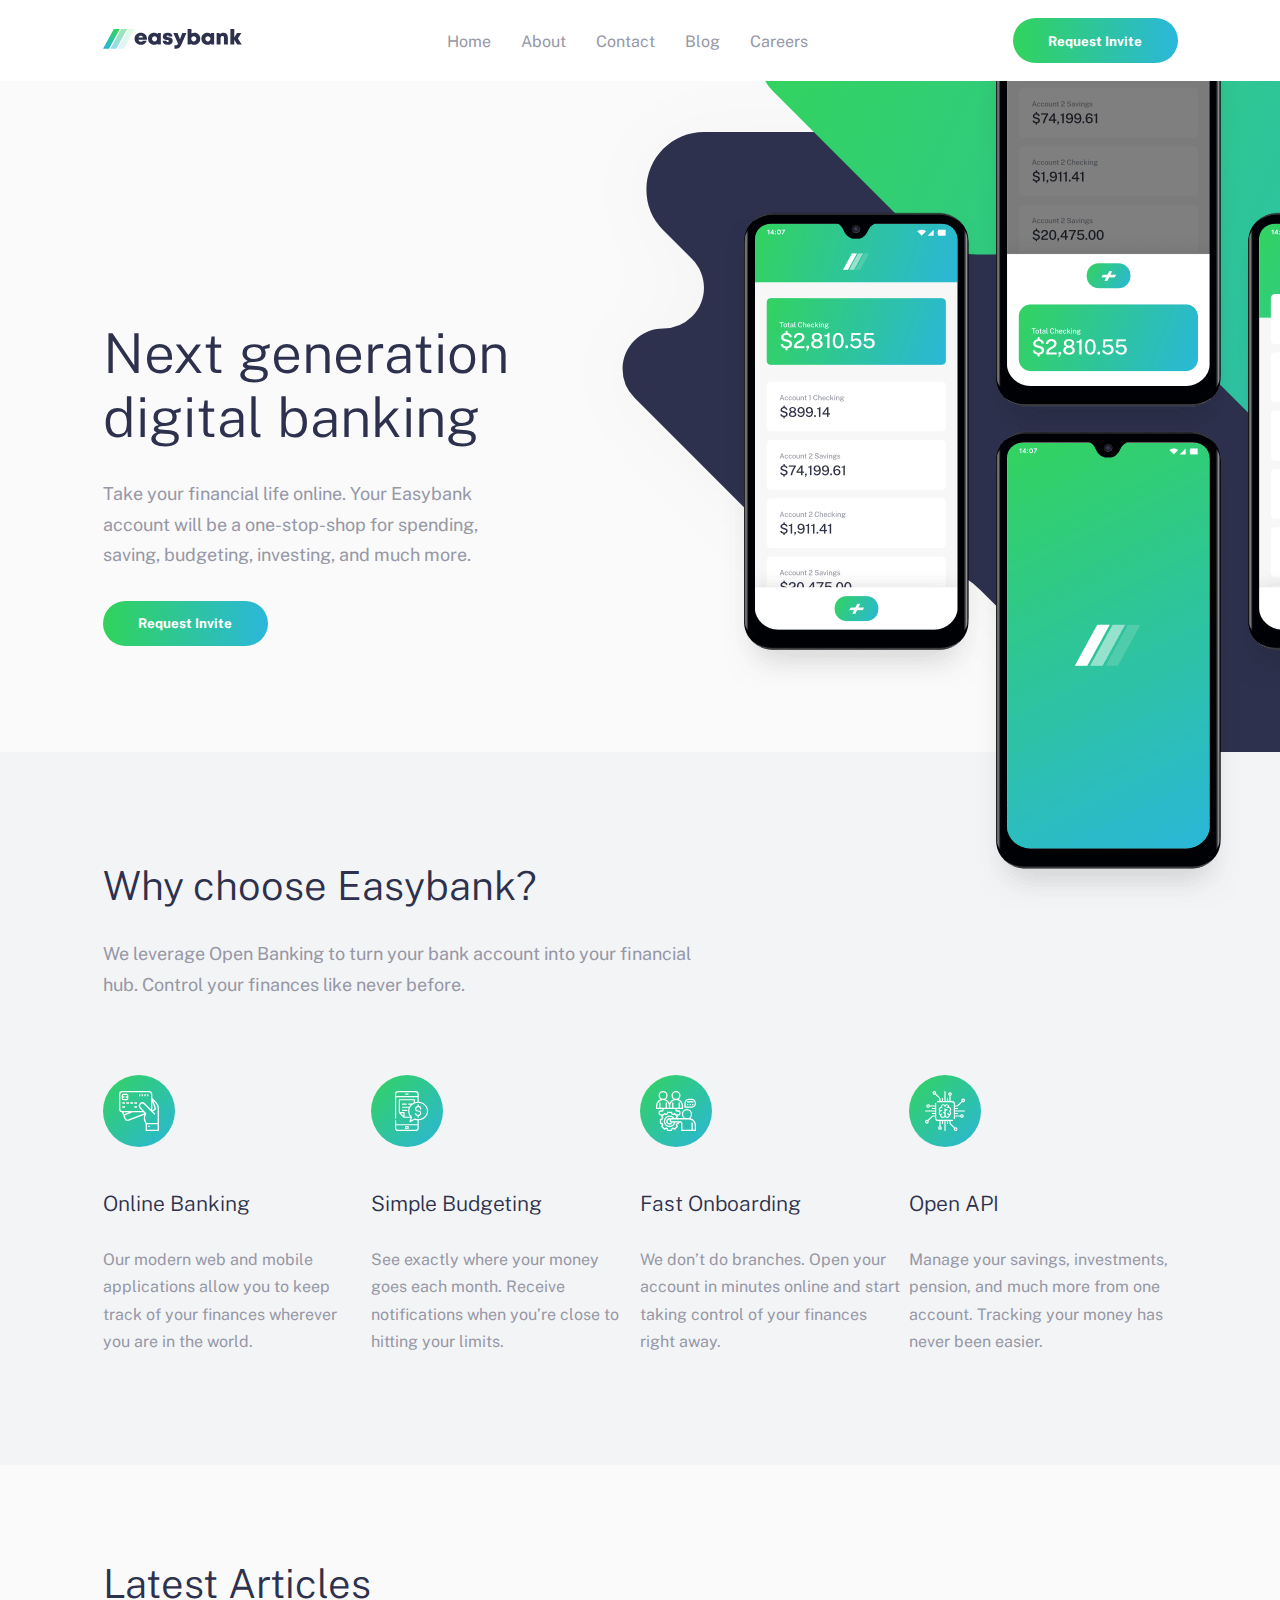
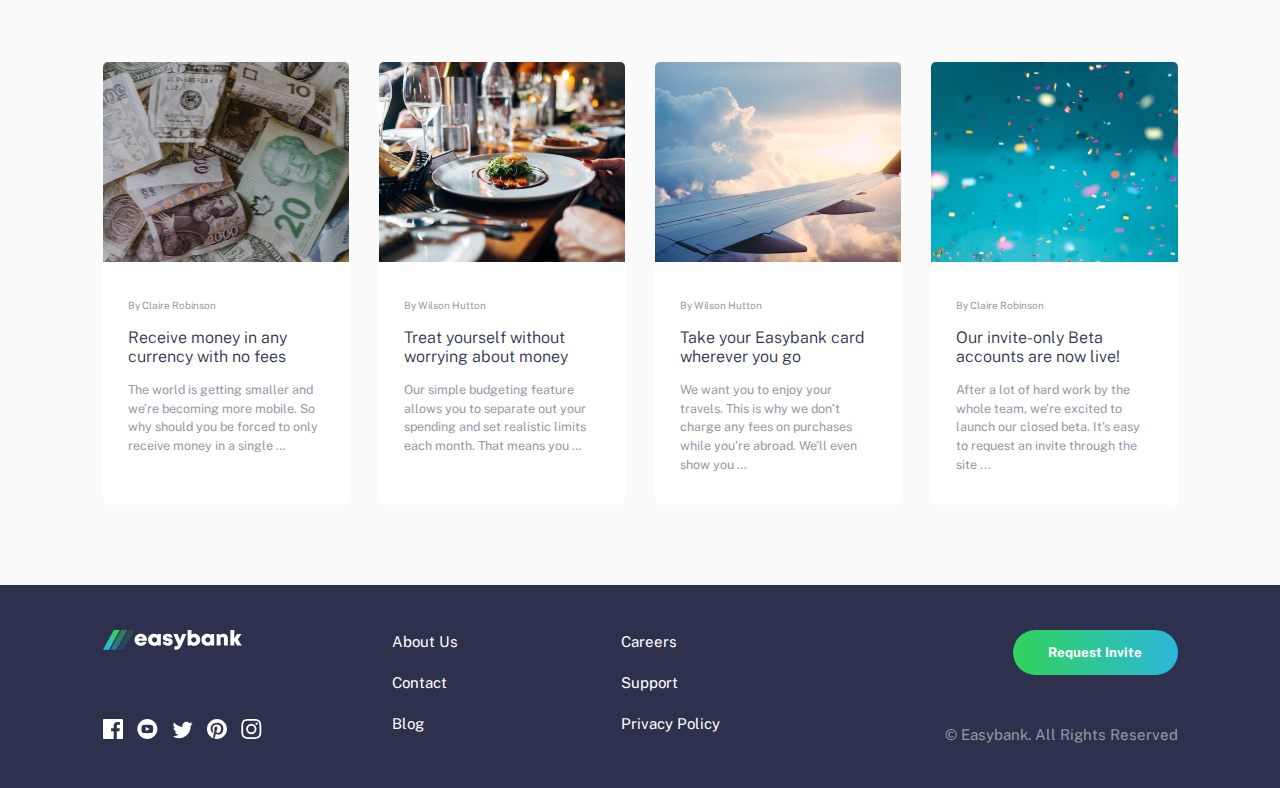
<file: Apps/Easybank-landing-page/index.html>
<!DOCTYPE html>
<html lang="en">

<head>
  <meta charset="UTF-8">
  <meta name="viewport" content="width=device-width, initial-scale=1.0">
  <link rel="stylesheet" href="https://cdnjs.cloudflare.com/ajax/libs/font-awesome/5.12.1/css/all.min.css"
    integrity="sha256-mmgLkCYLUQbXn0B1SRqzHar6dCnv9oZFPEC1g1cwlkk=" crossorigin="anonymous" />
  <link rel="icon" type="image/png" sizes="32x32" href="./images/favicon-32x32.png">
  <link rel="stylesheet" href="scss/style.css">
  <title>Easybank landing page</title>
</head>

<body>

  <!-- --------------------------------------Navigation----------------------------------- -->

  <nav class="nav">

    <div class="container">

      <div class="nav__content">
        <div class="nav__logo">
          <img src="images/logo.svg" alt="logo">
        </div>

        <ul class="nav__items">
          <li class="nav__item"><a href="#" class="nav__link">Home</a></li>
          <li class="nav__item"><a href="#" class="nav__link">About</a></li>
          <li class="nav__item"><a href="#" class="nav__link">Contact</a></li>
          <li class="nav__item"><a href="#" class="nav__link">Blog</a></li>
          <li class="nav__item"><a href="#" class="nav__link">Careers</a></li>
        </ul>

        <button class="nav__btn btn">Request Invite</button>

        <div class="nav__burger">
          <img class="burger" src="images/icon-hamburger.svg" alt="hamburger">
          <img class="close" src="images/icon-close.svg" alt="close">
        </div>
      </div>

    </div>

  </nav>

  <!-- --------------------------------------Header----------------------------------- -->

  <header class="header">

    <div class="container">

      <div class="header__content">

        <div class="header__content-text">
          <h1>Next generation digital banking</h1>
          <p>Take your financial life online. Your Easybank account will be a one-stop-shop
            for spending, saving, budgeting, investing, and much more.</p>
          <button class="header__btn btn">Request Invite</button>
        </div>

        <div class="header__content-img">
          <img src="images/image-mockups.png" alt="mockups">
        </div>
      </div>

    </div>

  </header>

  <!-- --------------------------------------Features----------------------------------- -->

  <div class="features">

    <div class="container">

      <h2 class="features__title">Why choose Easybank?</h2>
      <p class="features__par">We leverage Open Banking to turn your bank account into your financial hub. Control
        your finances like never before.</p>

      <div class="features__box">

        <div class="feature">
          <img src="images/icon-online.svg" alt="online">
          <h3>Online Banking</h3>
          <p>Our modern web and mobile applications allow you to keep track of your finances
            wherever you are in the world.</p>
        </div>

        <div class="feature">
          <img src="images/icon-budgeting.svg" alt="budgeting">
          <h3>Simple Budgeting</h3>
          <p>See exactly where your money goes each month. Receive notifications when you’re
            close to hitting your limits.</p>
        </div>

        <div class="feature">
          <img src="images/icon-onboarding.svg" alt="onboarding">
          <h3>Fast Onboarding</h3>
          <p>We don’t do branches. Open your account in minutes online and start taking control
            of your finances right away.</p>
        </div>

        <div class="feature">
          <img src="images/icon-api.svg" alt="api">
          <h3>Open API</h3>
          <p>Manage your savings, investments, pension, and much more from one account. Tracking
            your money has never been easier.</p>
        </div>

      </div>
    </div>

  </div>

  <!-- --------------------------------------Articles----------------------------------- -->

  <div class="articles">

    <div class="container">

      <h2>Latest Articles</h2>

      <div class="articles__box">

        <div class="article">
          <div class="article__img">
            <img src="images/image-currency.jpg" alt="currency">
          </div>

          <div class="article__text">
            <span>By Claire Robinson</span>
            <h4>Receive money in any currency with no fees</h4>
            <p>The world is getting smaller and we’re becoming more mobile. So why should you be
              forced to only receive money in a single …</p>
          </div>
        </div>

        <div class="article">
          <div class="article__img">
            <img src="images/image-restaurant.jpg" alt="restaurant">
          </div>

          <div class="article__text">
            <span>By Wilson Hutton</span>
            <h4>Treat yourself without worrying about money</h4>
            <p>Our simple budgeting feature allows you to separate out your spending and set
              realistic limits each month. That means you …</p>
          </div>
        </div>

        <div class="article">
          <div class="article__img">
            <img src="images/image-plane.jpg" alt="plane">
          </div>

          <div class="article__text">
            <span>By Wilson Hutton</span>
            <h4>Take your Easybank card wherever you go</h4>
            <p>We want you to enjoy your travels. This is why we don’t charge any fees on purchases
              while you’re abroad. We’ll even show you …</p>
          </div>
        </div>

        <div class="article">
          <div class="article__img">
            <img src="images/image-confetti.jpg" alt="confetti">
          </div>

          <div class="article__text">
            <span>By Claire Robinson</span>
            <h4>Our invite-only Beta accounts are now live!</h4>
            <p>After a lot of hard work by the whole team, we’re excited to launch our closed beta.
              It’s easy to request an invite through the site ...</p>
          </div>
        </div>

      </div>
    </div>

  </div>

  <!-- --------------------------------------Footer----------------------------------- -->

  <footer class="footer">

    <div class="container">

      <div class="footer-social">

        <div class="footer-social__logo">
          <img src="images/logo-ft.svg" alt="logo">
        </div>

        <div class="footer-social__links">
          <a href="https://www.facebook.com/"><img src="images/icon-facebook.svg" alt="facebook"></a>
          <a href="https://www.youtube.com/"><img src="images/icon-youtube.svg" alt="youtube"></a>
          <a href="https://twitter.com/"><img src="images/icon-twitter.svg" alt="twitter"></a>
          <a href="https://www.pinterest.com/"><img src="images/icon-pinterest.svg" alt="pinterest"></a>
          <a href="https://www.instagram.com/"><img src="images/icon-instagram.svg" alt="instagram"></a>
        </div>
      </div>

      <ul class="footer-nav">
        <li class="footer-nav__item"><a href="#" class="footer-nav__link">About Us</a></li>
        <li class="footer-nav__item"><a href="#" class="footer-nav__link">Contact</a></li>
        <li class="footer-nav__item"><a href="#" class="footer-nav__link">Blog</a></li>
        <li class="footer-nav__item"><a href="#" class="footer-nav__link">Careers</a></li>
        <li class="footer-nav__item"><a href="#" class="footer-nav__link">Support</a></li>
        <li class="footer-nav__item"><a href="#" class="footer-nav__link">Privacy Policy</a></li>
      </ul>

      <div class="footer-copyright">
        <button class="footer__btn btn">Request Invite</button>
        <span>© Easybank. All Rights Reserved</span>
      </div>
    </div>

  </footer>


  <script src="js/main.js"></script>
</body>

</html>
</file>
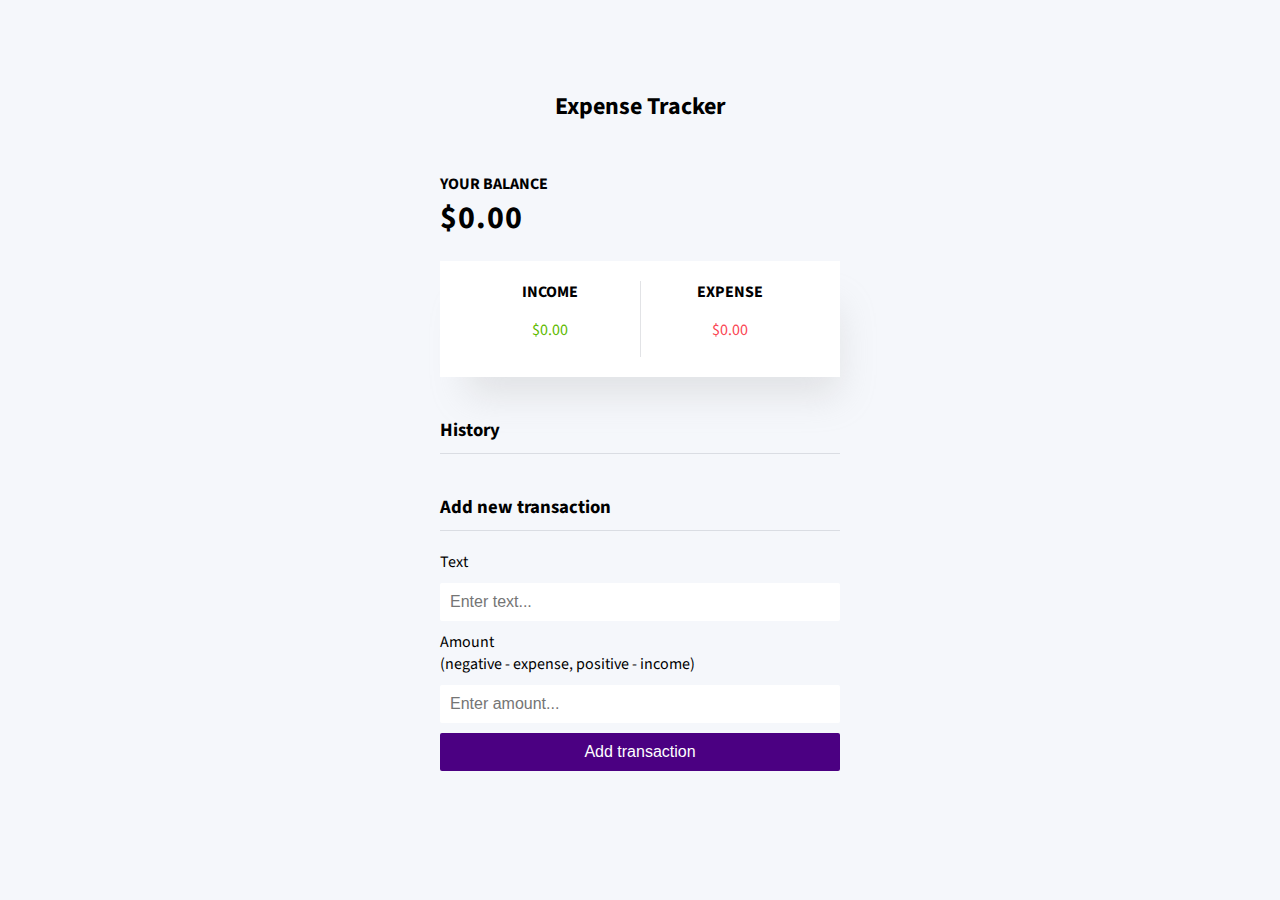
<file: Apps/expense tracker/index.html>
<!DOCTYPE html>
<html lang="en">
<head>
    <meta charset="UTF-8">
    <meta name="viewport" content="width=device-width, initial-scale=1.0">
    <link href="https://fonts.googleapis.com/css?family=Source+Sans+Pro&display=swap" rel="stylesheet">
    <link rel="stylesheet" href="styles.css">
    <title>Expense Tracker</title>
</head>
<body>
    <h2>Expense Tracker</h2>

    <div class="container">
        <h4>Your Balance</h4>
        <h1 id="balance"></h1>
        <div class="inc-exp-container">
            <div>
                <h4>Income</h4>
                <p id="money-plus" class="money plus">+$0.00</p>

            </div>
            <div>
                <h4>Expense</h4>
                <p id="money-minus" class="money minus">-$0.00</p>

            </div>
        </div>

        <h3>History</h3>
        <ul id="list" class="list">
            <li class="minus">Cash<span>-$400</span><button class="delete-btn">x</button></li>
        </ul>

        <h3>Add new transaction</h3>
        <form id="form">
            <div class="form-control">
                <label for="text">Text</label>
                <input type="text" id="text" placeholder="Enter text...">
            </div>

            <div class="form-control">
                <label for="amount">Amount <br> (negative - expense, positive - income)</label>
                <input type="number" id="amount" placeholder="Enter amount...">
            </div>
            <button class="btn">Add transaction</button>
        </form>
         
    </div>









    <script src="script2.js"></script>
</body>
</html>
</file>
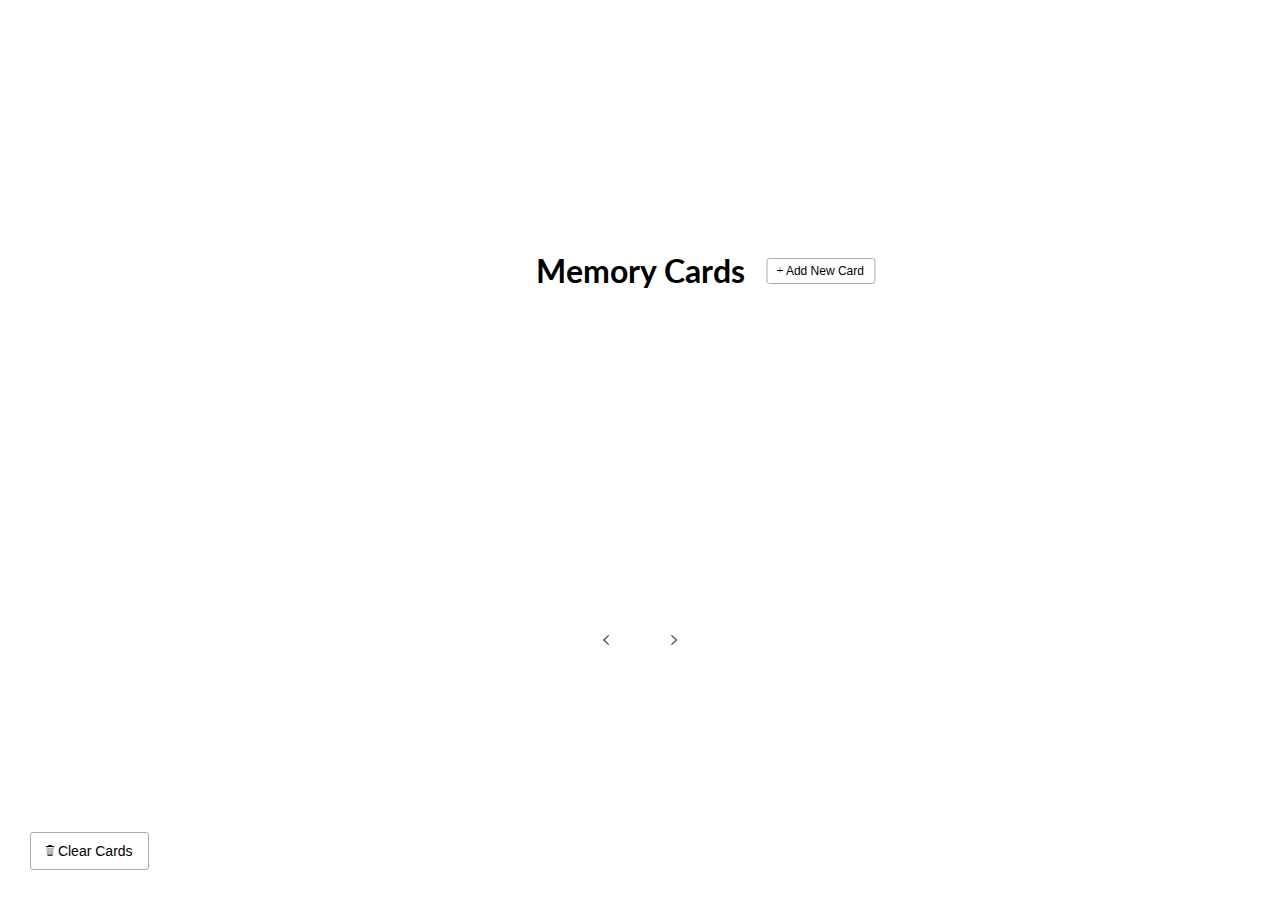
<file: Apps/memory-cards/index.html>
<!DOCTYPE html>
<html lang="en">
  <head>
    <meta charset="UTF-8" />
    <meta name="viewport" content="width=device-width, initial-scale=1.0" />
    <meta http-equiv="X-UA-Compatible" content="ie=edge" />
    
    <link rel="stylesheet" href="style.css" />
    <link rel="stylesheet" href="fonts/ionicons.min.css">
    <link rel="stylesheet" href="fonts/font-awesome/css/font-awesome.css">
    <title>Memory Cards</title>
  </head>
  <body>
    <button id="clear" class="clear btn">
      <i class="ion-ios-trash-outline"></i> Clear Cards
    </button>

    <h1>
      Memory Cards
      <button id="show" class="btn btn-small">
        <i class="ion-ios-plus-empty"></i> Add New Card
      </button>
    </h1>

    <div id="cards-container" class="cards">
      <!-- <div class="card active">
        <div class="inner-card">
          <div class="inner-card-front">
            <p>
              What is PHP?
            </p>
          </div>
          <div class="inner-card-back">
            <p>
              A programming language
            </p>
          </div>
        </div>
      </div>

      <div class="card">
        <div class="inner-card">
          <div class="inner-card-front">
            <p>
              What is PHP?
            </p>
          </div>
          <div class="inner-card-back">
            <p>
              A programming language
            </p>
          </div>
        </div>
      </div> -->
    </div>

    <div class="navigation">
      <button id="prev" class="nav-button">
        <i class="ion-ios-arrow-left"></i>
      </button>

      <p id="current"></p>

      <button id="next" class="nav-button">
        <i class="ion-ios-arrow-right"></i>
      </button>
    </div>

    <div id="add-container" class="add-container">
      <h1>
        Add New Card
        <button id="hide" class="btn btn-small btn-ghost">
          <i class="fas fa-times"></i>
        </button>
      </h1>

      <div class="form-group">
        <label for="question">Question</label>
        <textarea id="question" placeholder="Enter question..."></textarea>
      </div>

      <div class="form-group">
        <label for="answer">Answer</label>
        <textarea id="answer" placeholder="Enter Answer..."></textarea>
      </div>

      <button id="add-card" class="btn">
        <i class="fas fa-plus"></i> Add Card
      </button>
    </div>

    <script src="script.js"></script>
  </body>
</html>
</file>
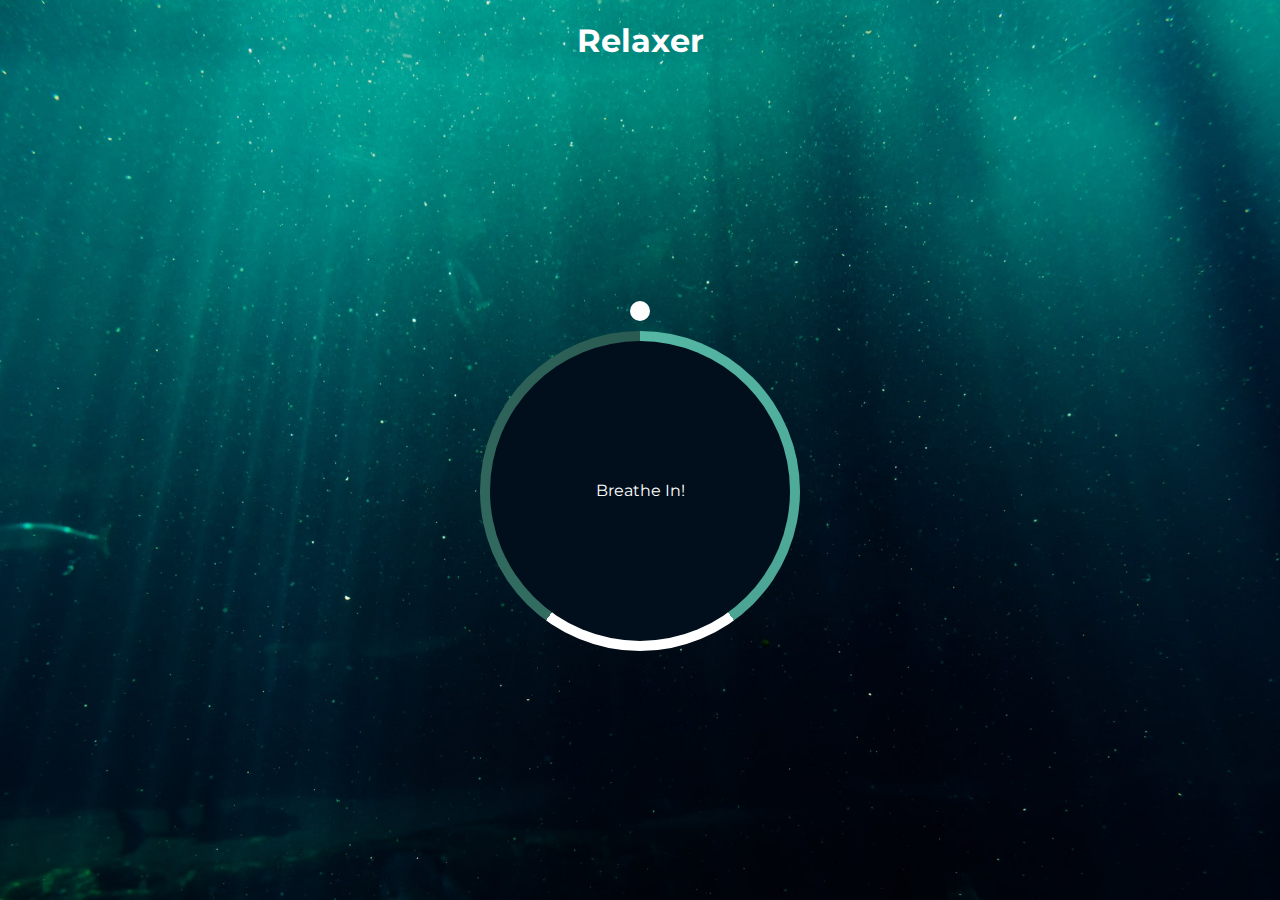
<file: Apps/relaxer-app/index.html>
<!DOCTYPE html>
<html lang="en">
  <head>
    <meta charset="UTF-8" />
    <meta name="viewport" content="width=device-width, initial-scale=1.0" />
    <meta http-equiv="X-UA-Compatible" content="ie=edge" />
    <link rel="stylesheet" href="style.css" />
    <title>Relaxer</title>
  </head>
  <body>
    <h1>Relaxer</h1>

    <div class="container" id="container">
      <div class="circle"></div>

      <p id="text"></p>

      <div class="pointer-container">
        <span class="pointer"></span>
      </div>

      <div class="gradient-circle"></div>
    </div>

    <script src="script.js"></script>
  </body>
</html>
</file>
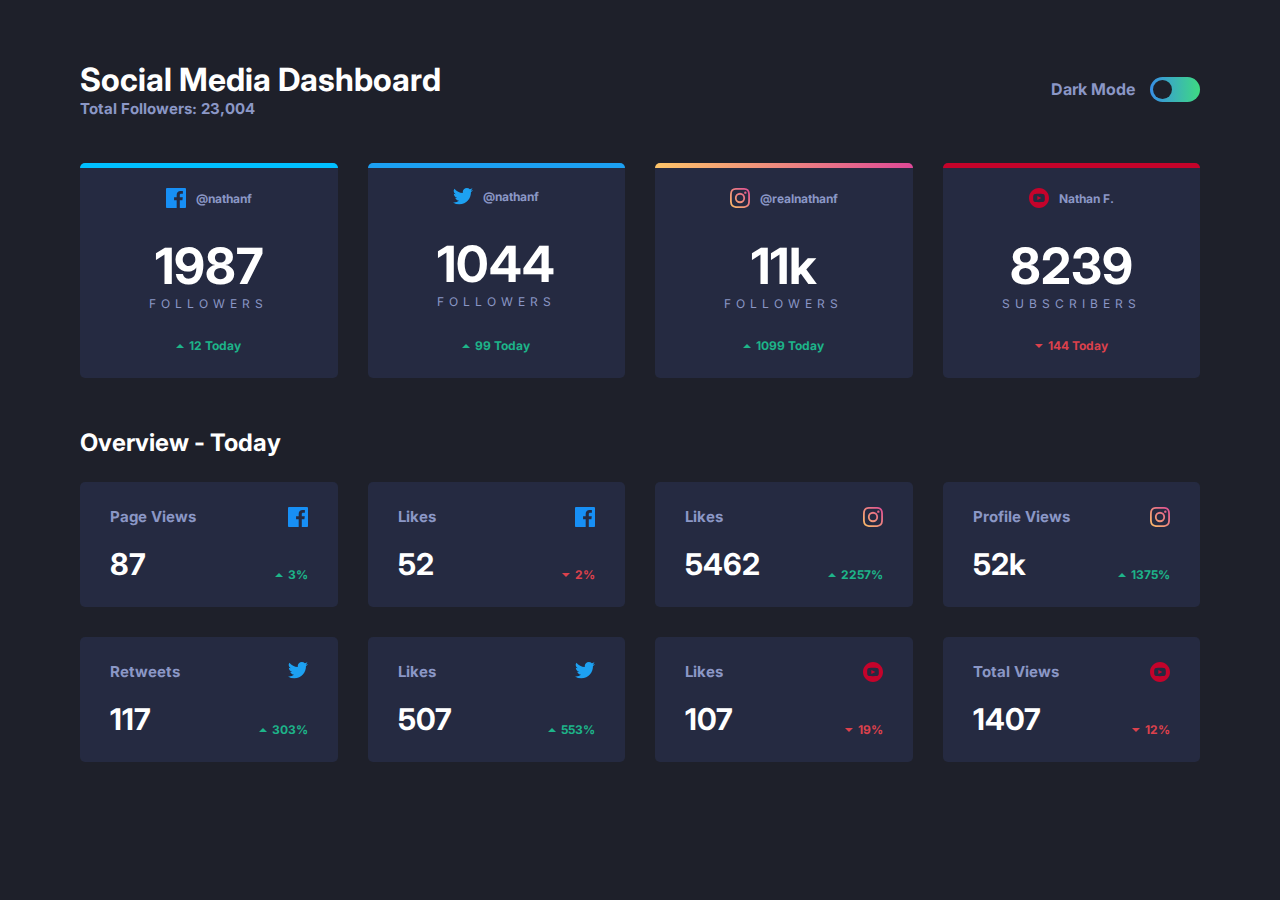
<file: Apps/social-media/index.html>
<!DOCTYPE html>
<html lang="en">

<head>
  <meta charset="UTF-8">
  <meta name="viewport" content="width=device-width, initial-scale=1.0">
  <link rel="stylesheet" href="https://cdnjs.cloudflare.com/ajax/libs/font-awesome/5.12.1/css/all.min.css"
    integrity="sha256-mmgLkCYLUQbXn0B1SRqzHar6dCnv9oZFPEC1g1cwlkk=" crossorigin="anonymous" />
  <link rel="icon" type="image/png" sizes="32x32" href="./images/favicon-32x32.png">
  <link rel="stylesheet" href="css/style.css">
  <title>Social-media Dashboard</title>
</head>

<body>

  <div class="container">

    <header class="header">
      <div class="header__title">
        <h1>Social Media Dashboard</h1>
        <p>Total Followers: 23,004</p>
      </div>

      <div class="header__toggle">
        <span>Dark Mode</span>
        <div class="toggle"></div>
      </div>
    </header>

    <div class="main-blocks">
      <!-- //////////// Block-1 //////////////// -->

      <div class="block block-1">
        <div class="block__social-media">
          <img src="images/icon-facebook.svg" alt="facebook">
          <span>@nathanf</span>
        </div>

        <div class="block__counter">
          <span class="block__number">1987</span>
          <span class="block__follow">Followers</span>
        </div>

        <div class="block__progress up">
          <img src="images/icon-up.svg" alt="arrow up">
          <span>12 Today</span>
        </div>
      </div>

      <!-- //////////// Block-2 //////////////// -->

      <div class="block block-2">
        <div class="block__social-media">
          <img src="images/icon-twitter.svg" alt="twitter">
          <span>@nathanf</span>
        </div>

        <div class="block__counter">
          <span class="block__number">1044</span>
          <span class="block__follow">Followers</span>
        </div>

        <div class="block__progress up">
          <img src="images/icon-up.svg" alt="arrow up">
          <span>99 Today</span>
        </div>
      </div>

      <!-- //////////// Block-3 //////////////// -->

      <div class="block block-3">
        <div class="block__social-media">
          <img src="images/icon-instagram.svg" alt="instagram">
          <span>@realnathanf</span>
        </div>

        <div class="block__counter">
          <span class="block__number">11k</span>
          <span class="block__follow">Followers</span>
        </div>

        <div class="block__progress up">
          <img src="images/icon-up.svg" alt="arrow up">
          <span>1099 Today</span>
        </div>
      </div>

      <!-- //////////// Block-4 //////////////// -->

      <div class="block block-4">
        <div class="block__social-media">
          <img src="images/icon-youtube.svg" alt="youtube">
          <span>Nathan F.</span>
        </div>

        <div class="block__counter">
          <span class="block__number">8239</span>
          <span class="block__follow">Subscribers</span>
        </div>

        <div class="block__progress down">
          <img src="images/icon-down.svg" alt="arrow down">
          <span>144 Today</span>
        </div>
      </div>

    </div>

    <h2>Overview - Today</h2>

    <div class="small-blocks">

      <!-- //////////// Small block-1 //////////////// -->
      <div class="sm-block sm-block-1">
        <div class="sm-block__counter">
          <span class="sm-block__text">Page Views</span>
          <span class="sm-block__number">87</span>
        </div>

        <div class="sm-block__social-media">
          <div><img src="images/icon-facebook.svg" alt="facebook"></div>

          <div class="sm-block__progress up">
            <img src="images/icon-up.svg" alt="arrow up">
            <span>3%</span>
          </div>
        </div>

      </div>

      <!-- //////////// Small block-2 //////////////// -->

      <div class="sm-block sm-block-2">
        <div class="sm-block__counter">
          <span class="sm-block__text">Likes</span>
          <span class="sm-block__number">52</span>
        </div>

        <div class="sm-block__social-media">
          <div><img src="images/icon-facebook.svg" alt="facebook"></div>

          <div class="sm-block__progress down">
            <img src="images/icon-down.svg" alt="arrow down">
            <span>2%</span>
          </div>
        </div>

      </div>

      <!-- //////////// Small block-3 //////////////// -->


      <div class="sm-block sm-block-3">
        <div class="sm-block__counter">
          <span class="sm-block__text">Likes</span>
          <span class="sm-block__number">5462</span>
        </div>

        <div class="sm-block__social-media">
          <div><img src="images/icon-instagram.svg" alt="instagram"></div>

          <div class="sm-block__progress up">
            <img src="images/icon-up.svg" alt="arrow up">
            <span>2257%</span>
          </div>
        </div>

      </div>

      <!-- //////////// Small block-4 //////////////// -->

      <div class="sm-block sm-block-3">
        <div class="sm-block__counter">
          <span class="sm-block__text">Profile Views</span>
          <span class="sm-block__number">52k</span>
        </div>

        <div class="sm-block__social-media">
          <div><img src="images/icon-instagram.svg" alt="instagram"></div>

          <div class="sm-block__progress up">
            <img src="images/icon-up.svg" alt="arrow up">
            <span>1375%</span>
          </div>
        </div>

      </div>

      <!-- //////////// Small block-5 //////////////// -->

      <div class="sm-block sm-block-3">
        <div class="sm-block__counter">
          <span class="sm-block__text">Retweets</span>
          <span class="sm-block__number">117</span>
        </div>

        <div class="sm-block__social-media">
          <div><img src="images/icon-twitter.svg" alt="twitter"></div>

          <div class="sm-block__progress up">
            <img src="images/icon-up.svg" alt="arrow up">
            <span>303%</span>
          </div>
        </div>

      </div>

      <!-- //////////// Small block-6 //////////////// -->

      <div class="sm-block sm-block-3">
        <div class="sm-block__counter">
          <span class="sm-block__text">Likes</span>
          <span class="sm-block__number">507</span>
        </div>

        <div class="sm-block__social-media">
          <div><img src="images/icon-twitter.svg" alt="twitter"></div>

          <div class="sm-block__progress up">
            <img src="images/icon-up.svg" alt="arrow up">
            <span>553%</span>
          </div>
        </div>

      </div>

      <!-- //////////// Small block-7 //////////////// -->

      <div class="sm-block sm-block-3">
        <div class="sm-block__counter">
          <span class="sm-block__text">Likes</span>
          <span class="sm-block__number">107</span>
        </div>

        <div class="sm-block__social-media">
          <div><img src="images/icon-youtube.svg" alt="youtube"></div>

          <div class="sm-block__progress down">
            <img src="images/icon-down.svg" alt="arrow down">
            <span>19%</span>
          </div>
        </div>

      </div>

      <!-- //////////// Small block-8 //////////////// -->

      <div class="sm-block sm-block-3">
        <div class="sm-block__counter">
          <span class="sm-block__text">Total Views</span>
          <span class="sm-block__number">1407</span>
        </div>

        <div class="sm-block__social-media">
          <div><img src="images/icon-youtube.svg" alt="youtube"></div>

          <div class="sm-block__progress down">
            <img src="images/icon-down.svg" alt="arrow down">
            <span>12%</span>
          </div>
        </div>

      </div>

    </div>

  </div>



  <script src="js/main.js"></script>
</body>

</html>
</file>
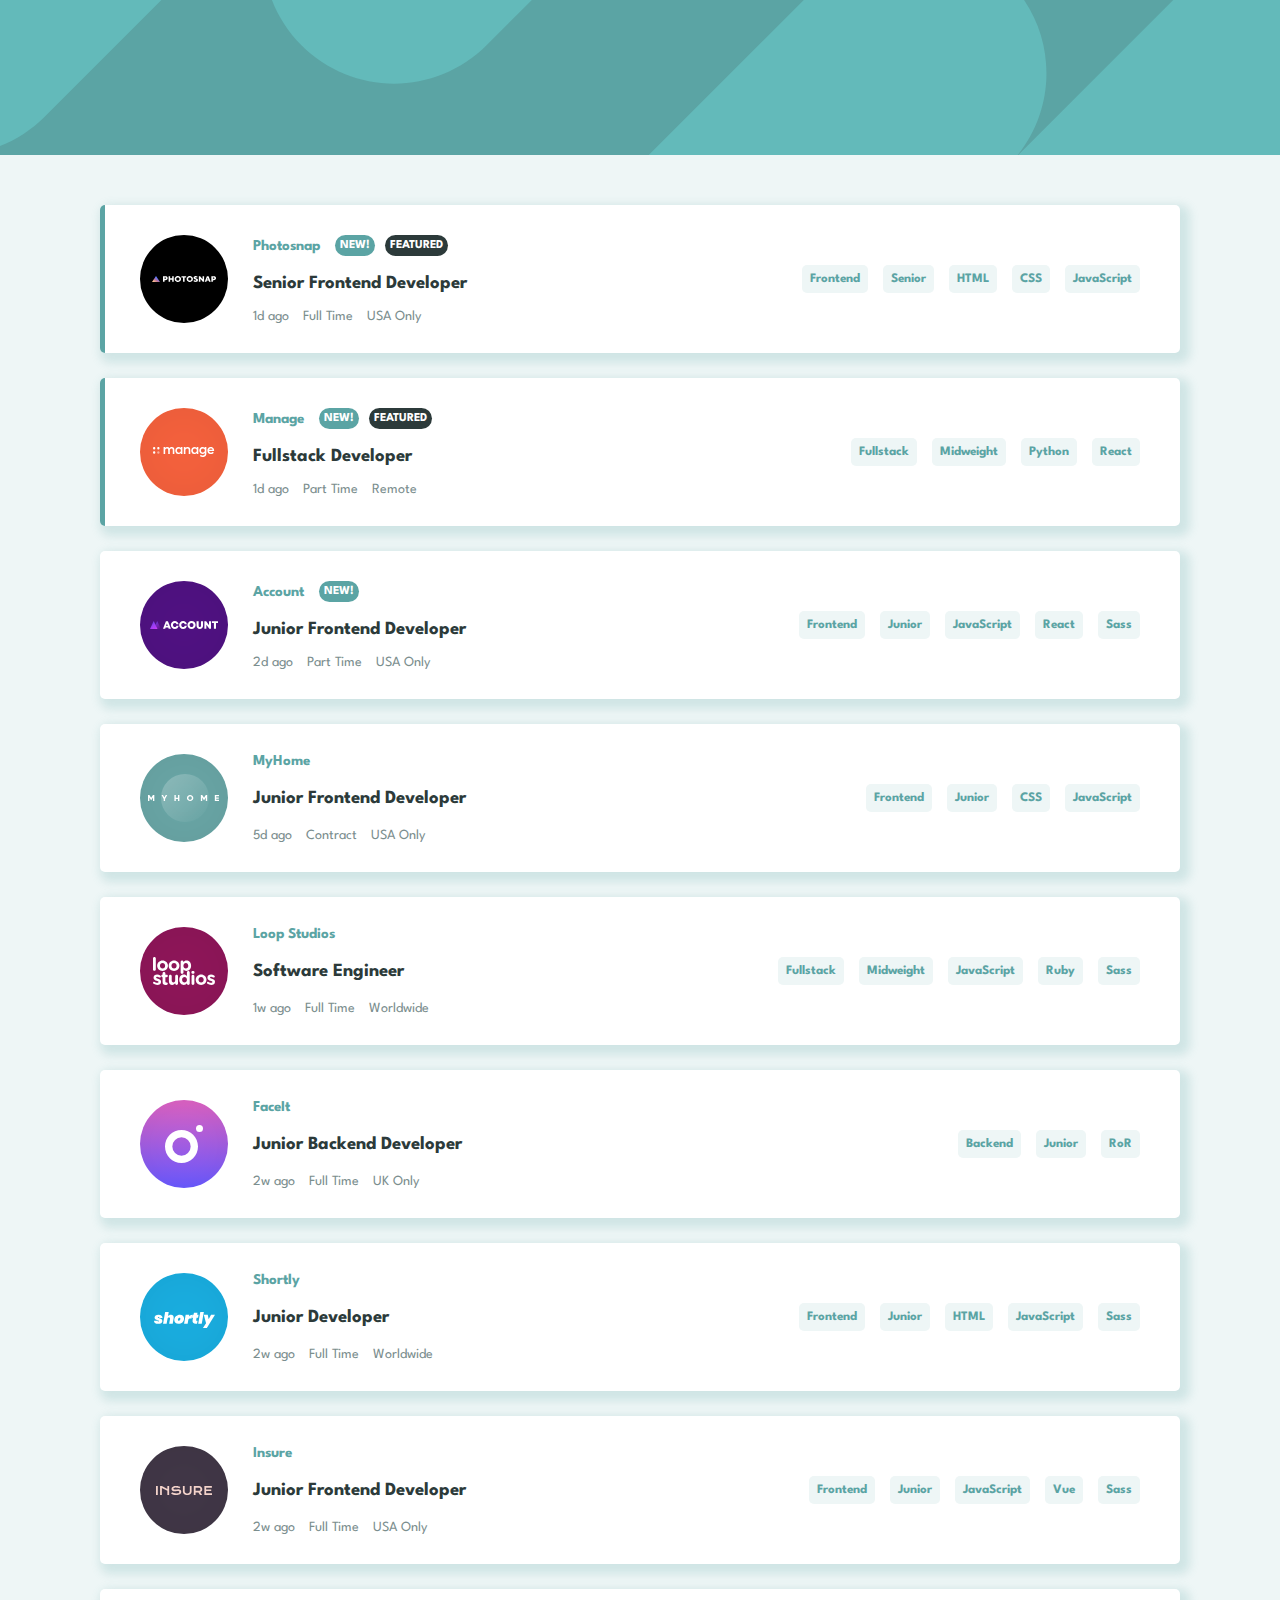
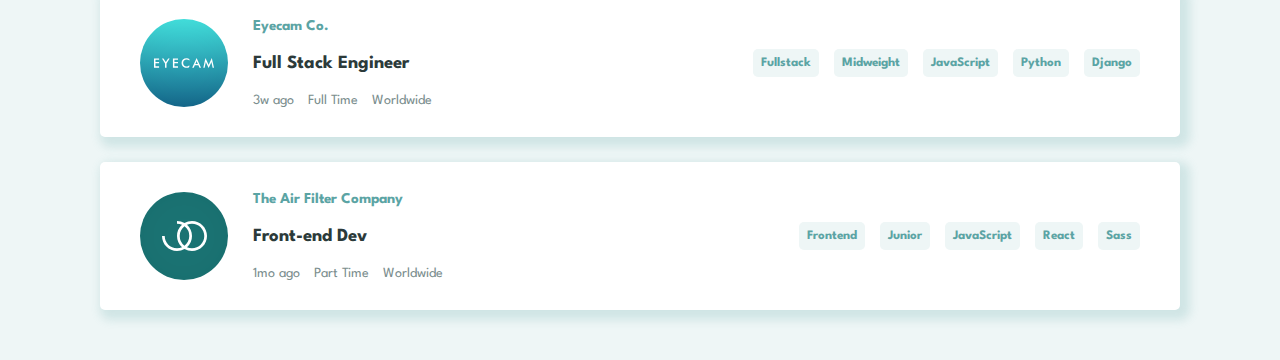
<file: Apps/static-job-listings/index.html>
<!DOCTYPE html>
<html lang="en">

<head>
  <meta charset="UTF-8">
  <meta name="viewport" content="width=device-width, initial-scale=1.0">
  <!-- displays site properly based on user's device -->

  <link rel="icon" type="image/png" sizes="32x32" href="./images/favicon-32x32.png">
  <link rel="stylesheet" href="css/style.css">
  <title>Job Listings</title>
</head>

<body>

  <header class="header">

  </header>

  <main class="main">

    <div class="container">

      <div class="filter-field">
        <div class="filter-list">

        </div>
        <button class="clear-btn">Clear</button>
      </div>


      <div class="job-listing">

        <!-- ///////////////// Item Start ///////////////////////// -->

        <!-- ///////////////// Item End ///////////////////////// -->
      </div>

    </div>

  </main>

  <script src="js/data.js"></script>
  <script src="js/script.js"></script>
</body>

</html>
</file>
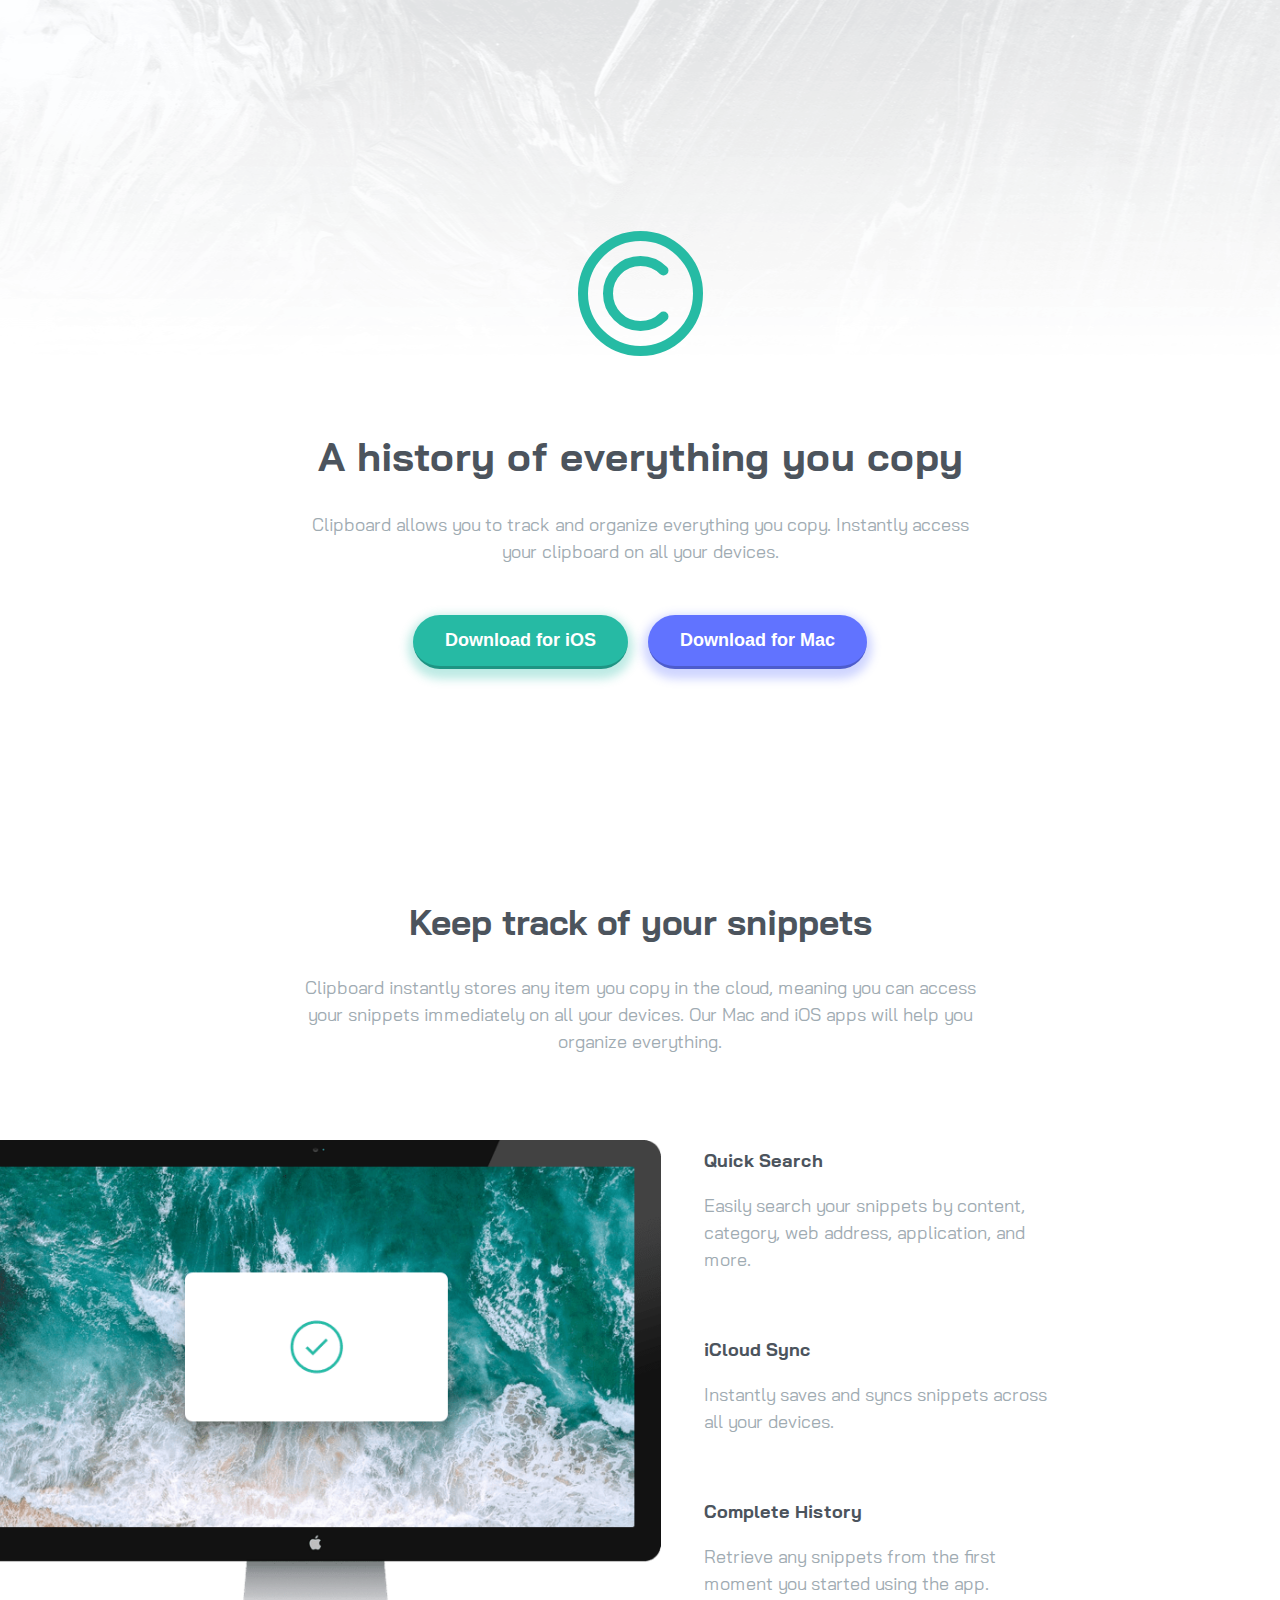
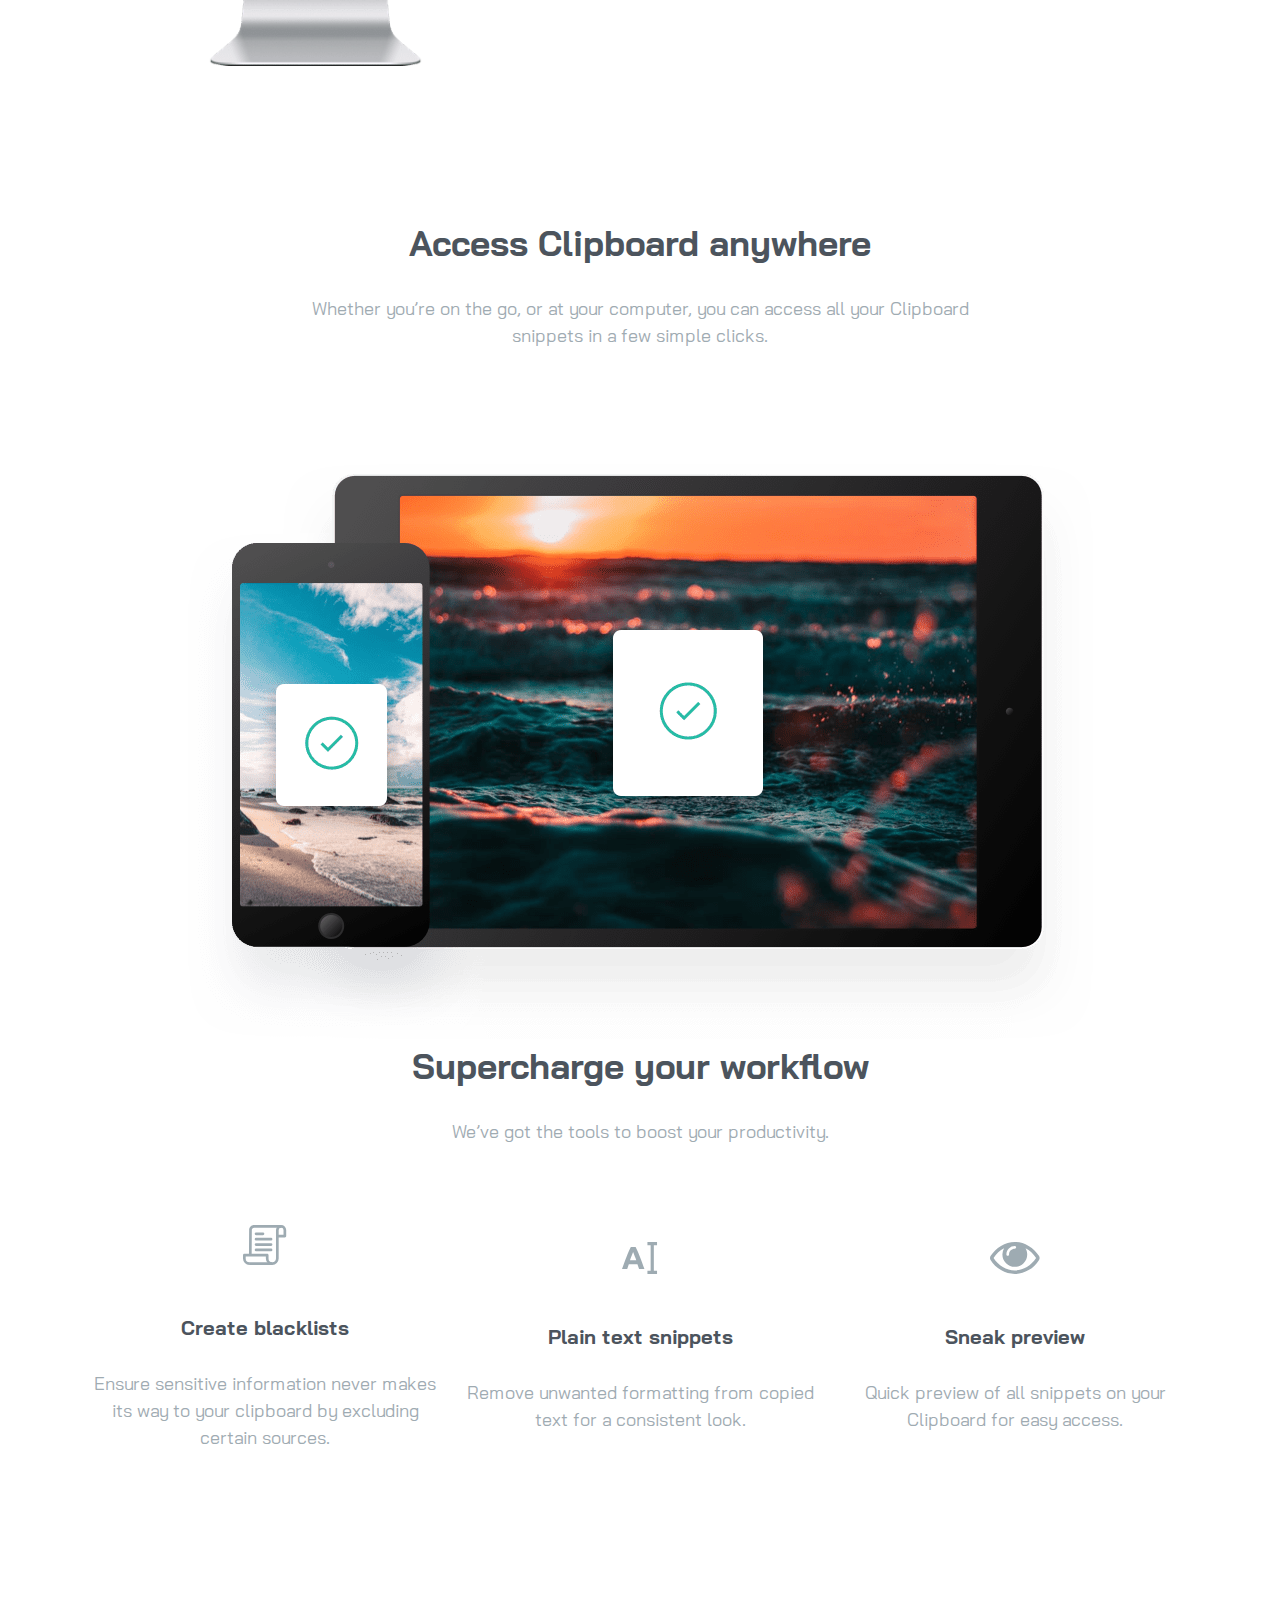
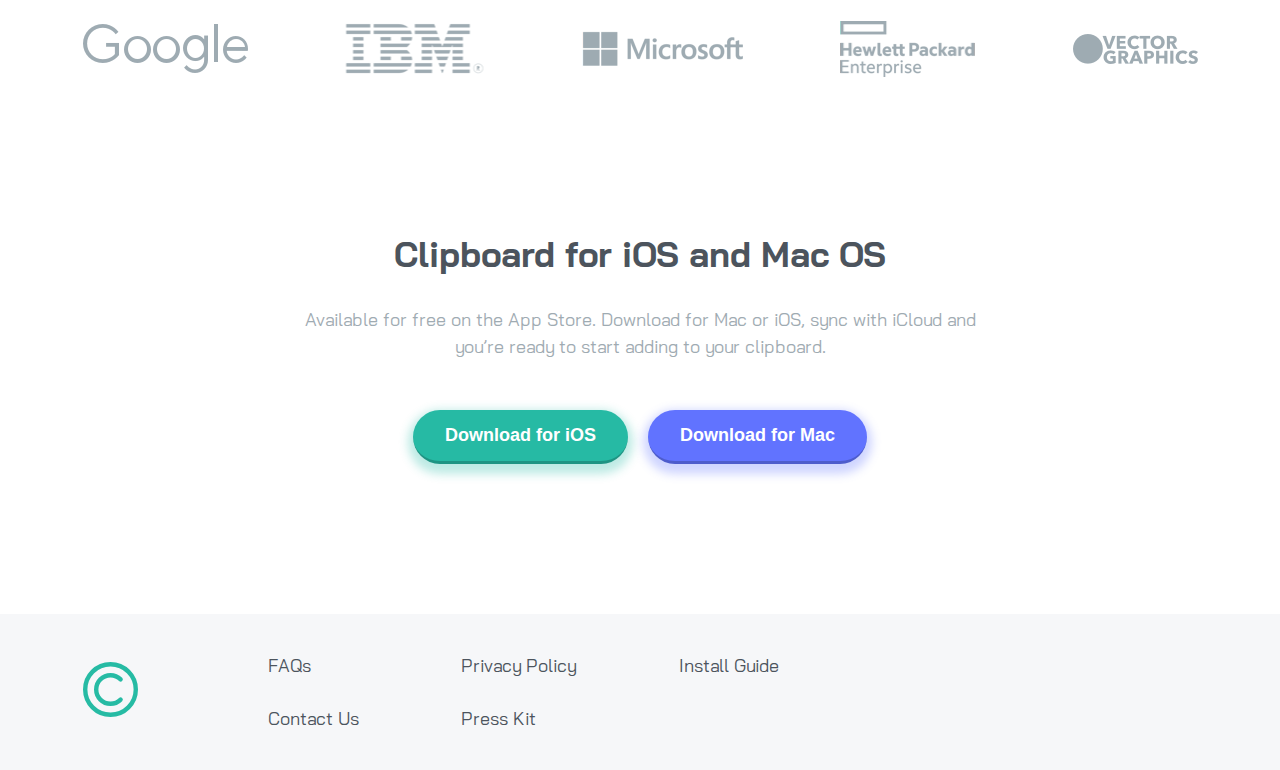
<file: Apps/Сlipboard-landing-page/index.html>
<!DOCTYPE html>
<html lang="en">

<head>
  <meta charset="UTF-8">
  <meta name="viewport" content="width=device-width, initial-scale=1.0">
  <link rel="stylesheet" href="https://cdnjs.cloudflare.com/ajax/libs/font-awesome/5.12.1/css/all.min.css"
    integrity="sha256-mmgLkCYLUQbXn0B1SRqzHar6dCnv9oZFPEC1g1cwlkk=" crossorigin="anonymous" />
  <link rel="icon" type="image/png" sizes="32x32" href="./images/favicon-32x32.png">
  <link rel="stylesheet" href="css/style.css">
  <title>Clipboard landing page</title>
</head>

<body>

  <div class="wrapper">

    <header class="header flex">

      <div class="container-title">

        <div class="header__logo">
          <img src="images/logo.svg" alt="logo">
        </div>

        <div class="header__content">
          <h1>A history of everything you copy</h1>
          <p>Clipboard allows you to track and organize everything you
            copy. Instantly access your clipboard on all your devices.</p>
          <button class="btn btn-cyan">Download for iOS</button>
          <button class="btn btn-blue">Download for Mac</button>
        </div>

      </div>

    </header>

    <main class="main">

      <div class="container-title">

        <h2>Keep track of your snippets</h2>
        <p>Clipboard instantly stores any item you copy in the cloud,
          meaning you can access your snippets immediately on all your
          devices. Our Mac and iOS apps will help you organize everything.</p>

      </div>

      <div class="main-content flex">

        <div class="main-content__img">
          <img src="images/image-computer.png" alt="computer">
        </div>

        <div class="main-content__blocks">

          <div class="block">
            <h4>Quick Search</h4>
            <p>Easily search your snippets by content, category, web address, application, and more.</p>
          </div>

          <div class="block">
            <h4>iCloud Sync</h4>
            <p>Instantly saves and syncs snippets across all your devices.</p>
          </div>

          <div class="block">
            <h4>Complete History</h4>
            <p>Retrieve any snippets from the first moment you started using the app.</p>
          </div>

        </div>

      </div>

    </main>

    <section class="about-product">

      <div class="container-title">
        <h2>Access Clipboard anywhere</h2>
        <p>Whether you’re on the go, or at your computer, you can access all your Clipboard
          snippets in a few simple clicks.</p>
      </div>

      <div class="about-product__img">
        <img src="images/image-devices.png" alt="devices">
      </div>

    </section>

    <section class="services">

      <div class="container-title">
        <h2>Supercharge your workflow</h2>
        <p> We’ve got the tools to boost your productivity.</p>
      </div>

      <div class="services-blocks flex">

        <div class="service__block">
          <img src="images/icon-blacklist.svg" alt="blacklist">
          <h4>Create blacklists</h4>
          <p>Ensure sensitive information never makes its way to your clipboard by excluding certain sources.</p>
        </div>

        <div class="service__block">
          <img src="images/icon-text.svg" alt="text">
          <h4>Plain text snippets</h4>
          <p>Remove unwanted formatting from copied text for a consistent look.</p>
        </div>

        <div class="service__block">
          <img src="images/icon-preview.svg" alt="preview">
          <h4>Sneak preview</h4>
          <p>Quick preview of all snippets on your Clipboard for easy access.</p>
        </div>

      </div>

      <div class="companies flex">
        <div class="companies-logo">
          <img src="images/logo-google.png" alt="logo google">
        </div>
        <div class="companies-logo">
          <img src="images/logo-ibm.png" alt="logo ibm">
        </div>
        <div class="companies-logo">
          <img src="images/logo-microsoft.png" alt="logo microsoft">
        </div>
        <div class="companies-logo">
          <img src="images/logo-hp.png" alt="logo hp">
        </div>
        <div class="companies-logo">
          <img src="images/logo-vector-graphics.png" alt="logo vector graphics">
        </div>
      </div>

    </section>

    <section class="download flex">
      <div class="container-title">
        <h2>Clipboard for iOS and Mac OS</h2>
        <p>Available for free on the App Store. Download for Mac or iOS, sync with iCloud
          and you’re ready to start adding to your clipboard.</p>
        <button class="btn btn-cyan">Download for iOS</button>
        <button class="btn btn-blue">Download for Mac</button>
      </div>
    </section>

    <footer class="footer">

      <div class="container">

        <div class="footer-logo">
          <img src="images/logo.svg" alt="logo">
        </div>

        <div class="footer-links">

          <div class="links">
            <ul>
              <a href="#">
                <li class="link">FAQs</li>
              </a>
              <a href="#">
                <li>Contact Us</li>
              </a>
            </ul>

            <ul>
              <a href="#">
                <li class="link">Privacy Policy</li>
              </a>
              <a href="#">
                <li>Press Kit</li>
              </a>
            </ul>

            <ul>
              <a href="#">
                <li>Install Guide</li>
              </a>
            </ul>
          </div>

          <div class="social-links">
            <a href="#"><span>
                <i class="fab fa-facebook-square"></i>
              </span>
            </a>
            <a href="#"><span>
                <i class="fab fa-twitter"></i>
              </span>
            </a>
            <a href="#"><span>
                <i class="fab fa-instagram"></i>
              </span>
            </a>
          </div>

        </div>

      </div>

    </footer>

  </div>

</body>

</html>
</file>
<file: Apps/Easybank-landing-page/scss/style.css>
/* Breakpoints */
/* ## Colors */
/* ### Primary */
/* ### Neutral */
@import url("https://fonts.googleapis.com/css2?family=Public+Sans:wght@300;400&display=swap");
.nav {
  /* ------------------Humburger menu------------------ */
}

.nav__content {
  display: -webkit-box;
  display: -ms-flexbox;
  display: flex;
  -webkit-box-align: center;
  -ms-flex-align: center;
  align-items: center;
  -webkit-box-pack: justify;
  -ms-flex-pack: justify;
  justify-content: space-between;
}

@media screen and (max-width: 768px) {
  .nav__content {
    padding: 30px 0;
  }
}

.nav__items {
  display: -webkit-box;
  display: -ms-flexbox;
  display: flex;
}

.nav__item {
  margin-right: 30px;
  padding: 30px 0;
  overflow: hidden;
}

.nav__item:last-child {
  margin-right: 0;
}

.nav__link {
  font-size: 16px;
  color: #9698a6;
  position: relative;
  overflow: hidden;
  -webkit-transition: all 0.2s ease;
  transition: all 0.2s ease;
}

@media screen and (max-width: 768px) {
  .nav__link {
    color: #2d314d;
  }
}

.nav__link:after {
  content: "";
  width: 100%;
  height: 5px;
  background-image: -webkit-gradient(
    linear,
    left top,
    right top,
    from(#31d35c),
    to(#2bb7da)
  );
  background-image: linear-gradient(to right, #31d35c, #2bb7da);
  position: absolute;
  bottom: 0;
  right: 0;
  -webkit-transform: translateY(35px);
  transform: translateY(35px);
  -webkit-transition: -webkit-transform 0.2s ease;
  transition: -webkit-transform 0.2s ease;
  transition: transform 0.2s ease;
  transition: transform 0.2s ease, -webkit-transform 0.2s ease;
}

.nav__link:hover:after {
  -webkit-transform: translateY(30px);
  transform: translateY(30px);
}

.nav__link:hover {
  color: #2d314d;
}

.nav__burger {
  display: none;
}

@media screen and (max-width: 768px) {
  .nav__burger {
    display: -webkit-box;
    display: -ms-flexbox;
    display: flex;
    -webkit-box-align: center;
    -ms-flex-align: center;
    align-items: center;
    cursor: pointer;
  }
}

.nav__burger .close {
  display: none;
}

.nav__burger.open .burger {
  display: none;
}

.nav__burger.open .close {
  display: block;
}

@media screen and (max-width: 768px) {
  .nav__btn {
    display: none;
  }
}

@media screen and (max-width: 768px) {
  .nav__items {
    width: 80%;
    background-color: #fff;
    -webkit-box-orient: vertical;
    -webkit-box-direction: normal;
    -ms-flex-direction: column;
    flex-direction: column;
    position: absolute;
    left: 10%;
    top: 100px;
    -webkit-transform: translateY(-180%);
    transform: translateY(-180%);
    text-align: center;
    border-radius: 5px;
    padding: 10px;
    -webkit-box-shadow: 0px 0px 5px 5px rgba(0, 0, 0, 0.1);
    box-shadow: 0px 0px 5px 5px rgba(0, 0, 0, 0.1);
    -webkit-transition: -webkit-transform 0.3s ease-in;
    transition: -webkit-transform 0.3s ease-in;
    transition: transform 0.3s ease-in;
    transition: transform 0.3s ease-in, -webkit-transform 0.3s ease-in;
  }
}

.nav__items.show {
  -webkit-transform: translateY(0);
  transform: translateY(0);
}

@media screen and (max-width: 768px) {
  .nav__item {
    margin-right: 0;
    padding: 10px;
    overflow: hidden;
  }
}

.header {
  background-color: #fafafa;
  background-image: url("../images/bg-intro-desktop.svg");
  background-repeat: no-repeat;
  background-position: 43vw -16rem;
  background-size: auto;
  overflow-x: hidden;
}

@media screen and (max-width: 768px) {
  .header {
    background-image: url("../images/bg-intro-mobile.svg");
    background-position: center -15rem;
    background-size: cover;
  }
}

@media screen and (max-width: 600px) {
  .header {
    background-position: center -5rem;
    background-size: 100%;
  }
}

.header__content {
  display: -webkit-box;
  display: -ms-flexbox;
  display: flex;
  -webkit-box-pack: justify;
  -ms-flex-pack: justify;
  justify-content: space-between;
  padding: 15rem 0;
}

@media screen and (max-width: 1060px) {
  .header__content {
    -webkit-box-align: center;
    -ms-flex-align: center;
    align-items: center;
    padding: 40px 0;
  }
}

@media screen and (max-width: 768px) {
  .header__content {
    -webkit-box-orient: vertical;
    -webkit-box-direction: reverse;
    -ms-flex-direction: column-reverse;
    flex-direction: column-reverse;
  }
}

.header__content-text {
  -webkit-box-flex: 1;
  -ms-flex: 1 0 40%;
  flex: 1 0 40%;
}

@media screen and (max-width: 1060px) {
  .header__content-text {
    -webkit-box-flex: 1;
    -ms-flex: 1;
    flex: 1;
  }
}

@media screen and (max-width: 768px) {
  .header__content-text {
    text-align: center;
  }
}

.header__content-text > * {
  margin-bottom: 30px;
}

.header__content-img {
  -webkit-box-flex: 0;
  -ms-flex: 0 1 50%;
  flex: 0 1 50%;
  margin-top: -22rem;
  margin-right: -10rem;
  -ms-flex-item-align: end;
  align-self: flex-end;
}

@media screen and (max-width: 1060px) {
  .header__content-img {
    -webkit-box-flex: 1;
    -ms-flex: 1;
    flex: 1;
    margin-right: 0;
    margin-top: -5rem;
  }
}

@media screen and (max-width: 768px) {
  .header__content-img {
    margin-top: -19rem;
  }
}

@media screen and (max-width: 600px) {
  .header__content-img {
    margin-top: -10rem;
  }
}

.header__content-img img {
  max-width: 93rem;
  margin-left: 12rem;
}

@media screen and (max-width: 1060px) {
  .header__content-img img {
    max-width: 100%;
    margin-left: 0;
  }
}

h1,
h2,
h3,
h4 {
  font-weight: 300;
  color: #2d314d;
}

h1 {
  font-size: 55px;
}

@media screen and (max-width: 600px) {
  h1 {
    font-size: 40px;
  }
}

h2 {
  font-size: 40px;
}

@media screen and (max-width: 768px) {
  h2 {
    font-size: 35px;
    text-align: center;
  }
}

p {
  color: #9698a6;
  line-height: 1.7;
}

.features {
  background-color: #f3f4f6;
  margin-top: -400px;
  padding: 110px 0;
}

@media screen and (max-width: 1060px) {
  .features {
    margin-top: 0;
  }
}

@media screen and (max-width: 1060px) {
  .features__title {
    text-align: center;
    margin-bottom: 20px;
  }
}

.features__par {
  max-width: 615px;
  margin-top: 30px;
}

@media screen and (max-width: 1060px) {
  .features__par {
    text-align: center;
    margin: 0 auto;
  }
}

.features__box {
  display: -ms-grid;
  display: grid;
  -ms-grid-columns: (1fr) [4];
  grid-template-columns: repeat(4, 1fr);
  margin-top: 75px;
}

@media screen and (max-width: 1060px) {
  .features__box {
    -ms-grid-columns: (1fr) [2];
    grid-template-columns: repeat(2, 1fr);
    grid-gap: 30px;
    text-align: center;
  }
}

@media screen and (max-width: 768px) {
  .features__box {
    -ms-grid-columns: 1fr;
    grid-template-columns: 1fr;
  }
}

.features__box h3 {
  margin: 40px 0 30px 0;
}

.features__box p {
  max-width: 260px;
  font-size: 16px;
}

@media screen and (max-width: 1060px) {
  .features__box p {
    margin: 0 auto;
    max-width: 80%;
  }
}

.articles {
  padding: 95px 0 80px 0;
  background-color: #fafafa;
}

.articles__box {
  display: -ms-grid;
  display: grid;
  -ms-grid-columns: (1fr) [4];
  grid-template-columns: repeat(4, 1fr);
  -webkit-column-gap: 30px;
  column-gap: 30px;
  margin-top: 55px;
}

@media screen and (max-width: 1060px) {
  .articles__box {
    -ms-grid-columns: (1fr) [2];
    grid-template-columns: repeat(2, 1fr);
    row-gap: 30px;
  }
}

@media screen and (max-width: 768px) {
  .articles__box {
    -ms-grid-columns: 1fr;
    grid-template-columns: 1fr;
  }
}

.articles .article {
  border-radius: 5px;
  background-color: white;
  overflow: hidden;
  cursor: pointer;
}

.articles .article__img {
  width: 100%;
  height: 200px;
}

.articles .article__img img {
  width: 100%;
  height: 100%;
  -o-object-fit: cover;
  object-fit: cover;
}

.articles .article__text {
  padding: 30px 25px;
}

.articles .article__text span {
  font-size: 10px;
  color: #9698a6;
}

.articles .article__text h4 {
  font-size: 16px;
  margin: 15px 0;
}

.articles .article__text p {
  line-height: 1.5;
  font-size: 12.5px;
}

.articles .article:hover h4 {
  color: #31d35c;
}

.footer {
  background-color: #2d314d;
  padding: 45px 0;
}

.footer .container {
  display: -webkit-box;
  display: -ms-flexbox;
  display: flex;
  -webkit-box-pack: justify;
  -ms-flex-pack: justify;
  justify-content: space-between;
}

@media screen and (max-width: 768px) {
  .footer .container {
    -webkit-box-orient: vertical;
    -webkit-box-direction: normal;
    -ms-flex-direction: column;
    flex-direction: column;
    -webkit-box-align: center;
    -ms-flex-align: center;
    align-items: center;
  }
}

.footer .footer-social {
  display: -webkit-box;
  display: -ms-flexbox;
  display: flex;
  -webkit-box-orient: vertical;
  -webkit-box-direction: normal;
  -ms-flex-direction: column;
  flex-direction: column;
  -webkit-box-pack: justify;
  -ms-flex-pack: justify;
  justify-content: space-between;
  margin-right: 130px;
}

@media screen and (max-width: 950px) {
  .footer .footer-social {
    margin-right: 60px;
  }
}

@media screen and (max-width: 768px) {
  .footer .footer-social {
    margin-right: 0;
    -webkit-box-align: center;
    -ms-flex-align: center;
    align-items: center;
    margin-bottom: 30px;
  }
}

@media screen and (max-width: 768px) {
  .footer .footer-social__logo {
    margin-bottom: 30px;
  }
}

.footer .footer-social__links a {
  margin-right: 10px;
}

.footer .footer-social__links a:last-child {
  margin-right: 0;
}

.footer .footer-social__links a:hover {
  border-bottom: 2px solid #31d35c;
}

.footer .footer-nav {
  -webkit-column-count: 2;
  column-count: 2;
  -webkit-column-gap: 130px;
  column-gap: 130px;
  margin-right: auto;
  -ms-flex-item-align: center;
  -ms-grid-row-align: center;
  align-self: center;
}

@media screen and (max-width: 950px) {
  .footer .footer-nav {
    -webkit-column-gap: 60px;
    column-gap: 60px;
  }
}

@media screen and (max-width: 768px) {
  .footer .footer-nav {
    -webkit-column-count: 1;
    column-count: 1;
    text-align: center;
    margin: 0 auto;
  }
}

.footer .footer-nav__item {
  margin-bottom: 20px;
}

.footer .footer-nav__item:last-child {
  margin-bottom: 0;
}

.footer .footer-nav__link {
  color: white;
  font-size: 15px;
}

.footer .footer-nav__link:hover {
  color: #31d35c;
  border-bottom: 2px solid #31d35c;
}

.footer .footer-copyright {
  display: -webkit-box;
  display: -ms-flexbox;
  display: flex;
  -webkit-box-orient: vertical;
  -webkit-box-direction: normal;
  -ms-flex-direction: column;
  flex-direction: column;
  -webkit-box-pack: justify;
  -ms-flex-pack: justify;
  justify-content: space-between;
  -webkit-box-align: end;
  -ms-flex-align: end;
  align-items: flex-end;
}

@media screen and (max-width: 768px) {
  .footer .footer-copyright {
    -webkit-box-align: center;
    -ms-flex-align: center;
    align-items: center;
    margin-top: 30px;
  }
}

.footer .footer-copyright span {
  font-size: 15px;
  color: #9698a6;
}

@media screen and (max-width: 768px) {
  .footer .footer-copyright span {
    margin-top: 30px;
  }
}

/* font-family: 'Public Sans', sans-serif; */
* {
  -webkit-box-sizing: border-box;
  box-sizing: border-box;
  margin: 0;
  padding: 0;
  list-style: none;
  text-decoration: none;
  border: none;
  font-family: "Public Sans", sans-serif;
}

body {
  font-family: "Public Sans", sans-serif;
  font-size: 18px;
}

/** 
* * --------------------------General------------------------------- 
*/
.container {
  max-width: 100%;
  width: 1115px;
  margin: 0 auto;
  padding: 0 20px;
}

.btn {
  width: 165px;
  height: 45px;
  border-radius: 25px;
  font-weight: bold;
  background-image: -webkit-gradient(
    linear,
    left top,
    right top,
    from(#31d35c),
    to(#2bb7da)
  );
  background-image: linear-gradient(to right, #31d35c, #2bb7da);
  color: white;
  cursor: pointer;
}

.btn:hover {
  opacity: 0.8;
  -webkit-transform: translateY(-2px);
  transform: translateY(-2px);
  -webkit-box-shadow: 0px 2px 0px 2px rgba(49, 211, 92, 0.3);
  box-shadow: 0px 2px 0px 2px rgba(49, 211, 92, 0.3);
}

.btn:active {
  -webkit-transform: translateY(0);
  transform: translateY(0);
  -webkit-box-shadow: none;
  box-shadow: none;
}

img {
  max-width: 100%;
}
/*# sourceMappingURL=style.css.map */
</file>
<file: Apps/expense tracker/styles.css>
* {
    box-sizing: border-box;
}

body {
    background-color: #f5f7fb;
    font-family: 'Source Sans Pro', sans-serif;
    display: flex;
    flex-direction: column;
    align-items: center;
    justify-content: center;
    min-height: 100vh;
    margin: 0;
}

.container {
    margin: 30px auto;
    width: 400px;
}

h1 {
    letter-spacing: 1px;
    margin: 0;
}

h3 {
    border-bottom: 1px solid rgba(134,140,151,.24);
    padding-bottom: 10px;
    margin: 40px 0 10px;

}

h4 {
    margin: 0;
    text-transform: uppercase;
}

.inc-exp-container {
    background-color: #fff;
    padding: 20px;
    display: flex;
    justify-content: space-evenly; 
    margin: 20px 0;
    box-shadow: 13px 32px 36px -14px hsla(0, 0%, 70%, 0.3);
}

.inc-exp-container > div {
    flex: 1;
    text-align: center;
}

.inc-exp-container > div:first-of-type {
    border-right: 1px solid rgba(134,140,151,.24);
}

.money.plus {
    color: #5eba00;
}

.money.minus {
    color: rgb(250, 70, 84);
}

label {
    display: inline-block;
    margin: 10px 0;
}

input[type='text'],
input[type='number'] {
    border: rgba(134,140,151,.24);
    border-radius: 2px;
    display: block;
    font-size: 16px;
    padding: 10px;
    width: 100%;
}

.list {
    list-style-type: none;
    padding: 0;
    margin-bottom: 40px;
}

.list li {
    background-color: #fff;
    color: #354052;
    display: flex;
    justify-content: space-between;
    position: relative;
    box-shadow: 13px 32px 36px -14px hsla(0, 78%, 13%, 0.17);
    padding: 10px;
    margin: 10px 0;
}

.list li.plus {
    border-right: 5px solid #5eba00;
}

.list li.minus {
    border-right: 5px solid rgb(250, 70, 84);
}


.delete-btn {
    background-color: rgb(209, 65, 9);
    border: 0;
    color: #fff;
    font-size: 17px;
    line-height: 17px;
    padding: 2px 5px;
    position: absolute;
    top: 50%;
    left: 0;
    transform: translate(-100%, -50%);
    opacity: 0;
    transition: opacity 0.3s ease;
}

.list li:hover .delete-btn {
    opacity: 1;
    cursor: pointer;
}

.btn {
    background-color: indigo;
    color: white;
    font-weight: 500;
    font-size: 16px;
    align-items: center;
    justify-content: center;
    border-color: #206bc4;
    cursor: pointer;
    border: 0;
    margin: 10px 0 30px;
    padding: 10px;
    width: 100%;
    border-radius: 2px;
    
} 

.btn:focus,
.delete-btn {
    outline: 0;
}
</file>
<file: Apps/memory-cards/style.css>
@import url('https://fonts.googleapis.com/css?family=Lato:300,500,700&display=swap');

* {
  box-sizing: border-box;
}

body {
  background-color: #fff;
  display: flex;
  flex-direction: column;
  align-items: center;
  justify-content: center;
  height: 100vh;
  margin: 0;
  overflow: hidden;
  font-family: 'Lato', sans-serif;
}

h1 {
  position: relative;
}

h1 button {
  position: absolute;
  right: 0;
  transform: translate(120%, -50%);
  z-index: 2;
}

.btn {
  cursor: pointer;
  background-color: #fff;
  border: 1px solid #aaa;
  border-radius: 3px;
  font-size: 14px;
  margin-top: 20px;
  padding: 10px 15px;
}

.btn-small {
  font-size: 12px;
  padding: 5px 10px;
}

.btn-ghost {
  border: 0;
  background-color: transparent;
}

.clear {
  position: absolute;
  bottom: 30px;
  left: 30px;
}

.cards {
  perspective: 1000px;
  position: relative;
  height: 300px;
  width: 500px;
  max-width: 100%;
}

.card {
  position: absolute;
  opacity: 0;
  font-size: 1.5em;
  top: 0;
  left: 0;
  height: 100%;
  width: 100%;
  transform: translateX(50%) rotateY(-10deg);
  transition: transform 0.4s ease, opacity 0.4s ease;
}

.card.active {
  cursor: pointer;
  opacity: 1;
  z-index: 10;
  transform: translateX(0) rotateY(0deg);
}

.card.left {
  transform: translateX(-50%) rotateY(10deg);
}

.inner-card {
  box-shadow: 0 1px 10px rgba(0, 0, 0, 0.3);
  border-radius: 4px;
  height: 100%;
  width: 100%;
  position: relative;
  transform-style: preserve-3d;
  transition: transform 0.4s ease;
}

.card.show-answer .inner-card {
  transform: rotateX(180deg);
}

.inner-card-front,
.inner-card-back {
  backface-visibility: hidden;
  position: absolute;
  top: 0;
  left: 0;
  display: flex;
  align-items: center;
  justify-content: center;
  height: 100%;
  width: 100%;
  background: #fff;
}

.inner-card-front {
  transform: rotateX(0deg);
  z-index: 2;
}

.inner-card-back {
  transform: rotateX(180deg);
}

.inner-card-front::after,
.inner-card-back::after {
  content: '\f021 Flip';
  font-family: 'Font Awesome';
  position: absolute;
  top: 10px;
  right: 10px;
  font-weight: bold;
  font-size: 16px;
  color: #ddd;
}

.navigation {
  display: flex;
  margin: 20px 0;
}

.navigation .nav-button {
  border: none;
  background-color: transparent;
  cursor: pointer;
  font-size: 16px;
}

.navigation p {
  margin: 0 25px;
}

.add-container {
  opacity: 0;
  z-index: -1;
  background-color: #f0f0f0;
  border-top: 2px solid #eee;
  display: flex;
  flex-direction: column;
  align-items: center;
  justify-content: center;
  padding: 10px 0;
  position: absolute;
  top: 0;
  bottom: 0;
  width: 100%;
  transition: 0.3s ease;
}

.add-container.show {
  opacity: 1;
  z-index: 2;
}

.add-container h3 {
  margin: 10px 0;
}

.form-group label {
  display: block;
  margin: 20px 0 10px;
}

.form-group textarea {
  border: 1px solid #aaa;
  border-radius: 3px;
  font-size: 16px;
  padding: 12px;
  min-width: 500px;
  max-width: 100%;
}
</file>
<file: Apps/relaxer-app/style.css>
@import url('https://fonts.googleapis.com/css?family=Montserrat&display=swap');

* {
  box-sizing: border-box;
}

body {
  background: #224941 url('./img/bg.jpg') no-repeat center center/cover;
  color: #fff;
  font-family: 'Montserrat', sans-serif;
  min-height: 100vh;
  overflow: hidden;
  display: flex;
  flex-direction: column;
  align-items: center;
  margin: 0;
}

.container {
  display: flex;
  align-items: center;
  justify-content: center;
  margin: auto;
  height: 300px;
  width: 300px;
  position: relative;
  transform: scale(1);
}

.circle {
  background-color: #010f1c;
  height: 100%;
  width: 100%;
  border-radius: 50%;
  position: absolute;
  top: 0;
  left: 0;
  z-index: -1;
}

.gradient-circle {
  background: conic-gradient(
    #55b7a4 0%,
    #4ca493 40%,
    #fff 40%,
    #fff 60%,
    #336d62 60%,
    #2a5b52 100%
  );
  height: 320px;
  width: 320px;
  z-index: -2;
  border-radius: 50%;
  position: absolute;
  top: -10px;
  left: -10px;
}

.pointer {
  background-color: #fff;
  border-radius: 50%;
  height: 20px;
  width: 20px;
  display: block;
}

.pointer-container {
  position: absolute;
  top: -40px;
  left: 140px;
  width: 20px;
  height: 190px;
  animation: rotate 7.5s linear forwards infinite;
  transform-origin: bottom center;
}

@keyframes rotate {
  from {
    transform: rotate(0deg);
  }

  to {
    transform: rotate(360deg);
  }
}

.container.grow {
  animation: grow 3s linear forwards;
}

@keyframes grow {
  from {
    transform: scale(1);
  }

  to {
    transform: scale(1.2);
  }
}

.container.shrink {
  animation: shrink 3s linear forwards;
}

@keyframes shrink {
  from {
    transform: scale(1.2);
  }

  to {
    transform: scale(1);
  }
}
</file>
<file: Apps/social-media/css/style.css>
@import url("https://fonts.googleapis.com/css2?family=Inter:wght@400;700&display=swap");
/* font-family: 'Inter', sans-serif; */

/* ## Colors */

/* ### Primary */
:root {
  --Lime-Green: hsl(163, 72%, 41%);
  --Bright-Red: hsl(356, 69%, 56%);

  --Facebook: hsl(195, 100%, 50%);
  --Twitter: hsl(203, 89%, 53%);
  --Instagram: linear-gradient(90deg, hsl(37, 97%, 70%), hsl(329, 70%, 58%));
  --YouTube: hsl(348, 97%, 39%);
}

/* #### Dark Theme */
:root {
  --Toggle-night: linear-gradient(
    90deg,
    hsl(210, 78%, 56%),
    hsl(146, 68%, 55%)
  );
}

/* #### Light Theme */
:root {
  --Toggle-day: hsl(230, 22%, 74%);
}

/* ### Neutral */

/* #### Dark Theme */
:root {
  --Very-Dark-Blue: hsl(230, 17%, 14%); /* (BG) */
  --Very-Dark-Blue: hsl(232, 19%, 15%); /* (Top BG Pattern) */
  --Dark-Desaturated-Blue: hsl(228, 28%, 20%); /* (Card BG) */
  --Desaturated-Blue: hsl(228, 34%, 66%); /* (Text) */
  --White: hsl(0, 0%, 100%); /* (Text) */
}

/* #### Light Theme */
:root {
  --White: hsl(0, 0%, 100%); /* (BG) */
  --Very-Pale-Blue: hsl(225, 100%, 98%); /* (Top BG Pattern) */
  --Light-Grayish-Blue: hsl(227, 47%, 96%); /* (Card BG) */
  --Dark-Grayish-Blue: hsl(228, 12%, 44%); /* (Text) */
  --Very-Dark-Blue: hsl(230, 17%, 14%); /* (Text) */
}

* {
  box-sizing: border-box;
  margin: 0;
  padding: 0;
  border: none;
  outline: none;
  list-style: none;
}

body {
  font-family: "Inter", sans-serif;
  background-color: var(--Very-Dark-Blue);
  color: var(--White);

  transition: all 0.5s ease;
}

.container {
  max-width: 100%;
  width: 1160px;
  min-height: 100vh;
  margin: 0 auto;
  padding: 40px 20px;
}

.up {
  color: var(--Lime-Green);
}

.down {
  color: var(--Bright-Red);
}

/* ///////////////// Header ///////////////// */

.header {
  display: flex;
  align-items: center;
  justify-content: space-between;
  padding: 20px 0 45px 0;
}

.header__title p {
  font-size: 15px;
  font-weight: 700;
  color: var(--Desaturated-Blue);
}

.header__toggle {
  display: flex;
  align-items: center;
  color: var(--Desaturated-Blue);
  font-weight: 700;
}

.toggle {
  width: 50px;
  height: 25px;
  margin-left: 15px;
  border-radius: 20px;
  position: relative;
  background-image: var(--Toggle-night);
  cursor: pointer;
}

.toggle::after {
  content: "";
  position: absolute;
  width: 19px;
  height: 19px;
  left: 3px;
  top: 3px;
  border-radius: 50%;
  background-color: var(--Very-Dark-Blue);

  transition: all 0.5s ease;
}

body.daymode .toggle {
  background-image: none;
  background-color: var(--Toggle-day);
}

body.daymode .toggle::after {
  background-color: var(--White);
  left: 27px;
}

/* ///////////////// Main Blocks ///////////////// */

.main-blocks {
  display: grid;
  grid-template-columns: repeat(4, 1fr);
  grid-template-rows: 215px;
  grid-gap: 30px;
}

.block {
  background-color: var(--Dark-Desaturated-Blue);
  border-radius: 5px;
  padding: 25px 30px;
  position: relative;
  overflow: hidden;
  display: flex;
  flex-direction: column;
  justify-content: space-between;
  align-items: center;
}

/* ///////////////////////////// */

.block-1::before {
  position: absolute;
  content: "";
  width: 100%;
  height: 5px;
  background-color: var(--Facebook);
  top: 0;
  right: 0;
}

.block-2::before {
  position: absolute;
  content: "";
  width: 100%;
  height: 5px;
  background-color: var(--Twitter);
  top: 0;
  right: 0;
}

.block-3::before {
  position: absolute;
  content: "";
  width: 100%;
  height: 5px;
  background-image: var(--Instagram);
  top: 0;
  right: 0;
}

.block-4::before {
  position: absolute;
  content: "";
  width: 100%;
  height: 5px;
  background-color: var(--YouTube);
  top: 0;
  right: 0;
}

/* /////////////////////////// */

.block__social-media {
  color: var(--Desaturated-Blue);
  font-size: 12px;
  font-weight: 700;
  display: flex;
  align-items: center;
}

.block__social-media img {
  margin-right: 10px;
}

.block__counter {
  display: flex;
  flex-direction: column;
  text-align: center;
}

.block__number {
  font-size: 50px;
  font-weight: 700;
}

.block__follow {
  text-transform: uppercase;
  font-size: 12px;
  letter-spacing: 5px;
  color: var(--Desaturated-Blue);
}

.block__progress,
.sm-block__progress {
  display: flex;
  align-items: center;
  font-size: 12px;
  font-weight: 700;
}

.block__progress img,
.sm-block__progress img {
  margin-right: 5px;
}

/* //////////////// Second Title ////////////////// */

h2 {
  padding: 50px 0 25px 0;
}

/* ///////////////// Small Blocks ///////////////// */

.small-blocks {
  display: grid;
  grid-template-columns: repeat(4, 1fr);
  grid-template-rows: 125px 125px;
  grid-gap: 30px;
}

.sm-block {
  display: flex;
  justify-content: space-between;
  background-color: var(--Dark-Desaturated-Blue);
  border-radius: 5px;
  padding: 25px 30px;
}

.sm-block__counter {
  display: flex;
  flex-direction: column;
  justify-content: space-between;
}

.sm-block__text {
  font-size: 15px;
  font-weight: 700;
  color: var(--Desaturated-Blue);
}

.sm-block__number {
  font-size: 30px;
  font-weight: 700;
}

.sm-block__social-media {
  display: flex;
  flex-direction: column;
  justify-content: space-between;
  text-align: end;
}

/* //////////////// Day Mode ///////////////// */

body.daymode {
  background-color: var(--Very-Pale-Blue);
  color: var(--Very-Dark-Blue);
}

body.daymode .block {
  background-color: var(--Light-Grayish-Blue);
}

body.daymode .sm-block {
  background-color: var(--Light-Grayish-Blue);
}

body.daymode h2,
body.daymode .header__title p,
body.daymode .header__toggle,
body.daymode .block__social-media,
body.daymode .block__follow,
body.daymode .sm-block__text {
  color: var(--Dark-Grayish-Blue);
}

/* //////////////// Media Queries /////////////// */

@media screen and (max-width: 930px) {
  .main-blocks {
    grid-template-columns: repeat(2, 1fr);
    grid-template-rows: 215px 215px;
  }

  .small-blocks {
    grid-template-columns: repeat(2, 1fr);
    grid-template-rows: 125px 125px 125px 125px;
  }
}

@media screen and (max-width: 600px) {
  .header {
    flex-direction: column;
    align-items: flex-start;
  }

  .header__title h1 {
    font-size: 25px;
  }

  .header__title {
    width: 100%;
    padding-bottom: 20px;
    border-bottom: 1px solid var(--Desaturated-Blue);
  }

  .header__toggle {
    width: 100%;
    justify-content: space-between;
    padding-top: 20px;
  }

  .main-blocks {
    grid-template-columns: repeat(1, 1fr);
    grid-template-rows: repeat(4, 215px);
  }

  .small-blocks {
    grid-template-columns: repeat(1, 1fr);
    grid-template-rows: repeat(8, 125px);
  }
}
</file>
<file: Apps/static-job-listings/css/style.css>
@import url("https://fonts.googleapis.com/css2?family=Spartan:wght@500;700&display=swap");
/* font-family: 'Spartan', sans-serif; */

/* ## Colors */

/* ### Primary */
:root {
  --Desaturated-Dark-Cyan: hsl(180, 29%, 50%);
}

/* ### Neutral */
:root {
  --Light-Grayish-Cyan: hsl(180, 52%, 96%); /*  (Background) */
  --Light-Grayish-Cyan: hsl(180, 31%, 95%); /*  (Filter Tablets) */
  --Dark-Grayish-Cyan: hsl(180, 8%, 52%);
  --Very-Dark-Grayish-Cyan: hsl(180, 14%, 20%);
}

* {
  box-sizing: border-box;
  margin: 0;
  bottom: 0;
  list-style: none;
  border: none;
}

body {
  font-family: "Spartan", sans-serif;
  font-size: 15px;
}

img {
  max-width: 100%;
}

.header {
  height: 155px;
  background-image: url("../images/bg-header-desktop.svg");
  background-size: cover;
  background-position: center center;
  background-color: var(--Desaturated-Dark-Cyan);
  padding-bottom: -37px;
  position: relative;
}

.main {
  background-color: var(--Light-Grayish-Cyan);
}

.container {
  max-width: 100%;
  width: 1120px;
  min-height: 100vh;
  margin: 0 auto;
  padding: 0 20px;
}

.filter-field.active {
  display: block;
  background-color: #fff;
  display: flex;
  padding: 20px 40px;
  align-items: center;
  justify-content: space-between;
  border-radius: 5px;
  box-shadow: 5px 5px 10px 5px hsla(180, 29%, 50%, 0.2);

  color: var(--Desaturated-Dark-Cyan);
  font-weight: 700;
  font-size: 13px;
  position: relative;
  z-index: 1;
  margin-top: -37px;
}

.filter-field {
  display: none;
}

.filter-list {
  display: flex;
  flex-wrap: wrap;
}

.filter-list .filters {
  background-color: var(--Light-Grayish-Cyan);
  display: flex;
  border-radius: 5px;
  overflow: hidden;
  margin-right: 15px;
}

.filter-list .filter:last-child {
  margin-right: 0;
}

.filter__name {
  padding: 8px;
}

.remove-btn {
  display: flex;
  align-items: center;
  background-color: var(--Desaturated-Dark-Cyan);
  cursor: pointer;
}

.remove-btn img {
  padding: 8px;
}

.remove-btn:hover {
  background-color: var(--Very-Dark-Grayish-Cyan);
}

.clear-btn {
  background-color: inherit;
  font-family: "Spartan", sans-serif;
  font-size: 13px;
  font-weight: 700;
  color: var(--Desaturated-Dark-Cyan);
  cursor: pointer;
}

.clear-btn:hover {
  border-bottom: 1px solid var(--Desaturated-Dark-Cyan);
}

.job-listing {
  padding-top: 50px;
  padding-bottom: 50px;
}

.vacancy {
  background-color: #fff;
  display: flex;
  align-items: center;
  justify-content: space-between;
  padding: 30px 40px;
  margin-bottom: 25px;
  border-radius: 5px;
  box-shadow: 5px 5px 10px 5px hsla(180, 29%, 50%, 0.2);
}

.vacancy:last-child {
  margin-bottom: 0;
}

.vacancy.top {
  position: relative;
  overflow: hidden;
}

.vacancy.top::after {
  content: "";
  position: absolute;
  left: 0;
  top: 0;
  width: 5px;
  height: 100%;
  background-color: var(--Desaturated-Dark-Cyan);
}

.vacancy.filtered {
  display: none;
}

.main-content {
  display: flex;
}

.logo {
  display: flex;
  align-items: center;
  margin-right: 25px;
}

.main-content__text {
  display: flex;
  flex-direction: column;
  justify-content: space-between;
}

.company {
  display: flex;
  align-items: center;
}

.company__name {
  color: var(--Desaturated-Dark-Cyan);
  margin-right: 15px;
}

.tag {
  font-size: 12px;
  color: #fff;
  font-weight: 700;
  padding: 5px;
  border-radius: 15px;
  text-transform: uppercase;
}

.tag.false {
  display: none;
}

.new {
  background-color: var(--Desaturated-Dark-Cyan);
  margin-right: 10px;
}

.featured {
  background-color: var(--Very-Dark-Grayish-Cyan);
}

.role {
  font-size: 16px;
  color: var(--Very-Dark-Grayish-Cyan);
  cursor: pointer;
}

.role:hover {
  color: var(--Desaturated-Dark-Cyan);
}

.about-job {
  font-size: 14px;
  color: var(--Dark-Grayish-Cyan);
}

.about-job span {
  margin-right: 10px;
}

.about-job span:last-child {
  margin-right: 0;
}

.categories {
  display: flex;
  flex-wrap: wrap;
  font-size: 13px;
  font-weight: 700;
  color: var(--Desaturated-Dark-Cyan);
}

.categories .filter {
  background-color: var(--Light-Grayish-Cyan);
  padding: 8px;
  border-radius: 5px;
  margin-right: 15px;
  cursor: pointer;
}

.filter:last-child {
  margin-right: 0;
}

.filter:hover {
  background-color: var(--Desaturated-Dark-Cyan);
  color: #fff;
}

/* //////////////////// Media Queries /////////////////////// */

@media screen and (max-width: 880px) {
  .vacancy {
    flex-direction: column;
    align-items: flex-start;
  }

  .main-content {
    width: 100%;
    padding-bottom: 20px;
    border-bottom: 1px solid var(--Dark-Grayish-Cyan);
  }

  .categories {
    padding-top: 20px;
  }
}

@media screen and (max-width: 580px) {
  .header {
    background-image: url("../images/bg-header-mobile.svg");
  }

  .main-content {
    flex-direction: column;
  }

  .vacancy {
    margin-bottom: 45px;
  }

  .vacancy.top {
    overflow: visible;
  }

  .vacancy.top::after {
    border-radius: 5px 0 0 5px;
  }

  .logo {
    margin-top: -60px;
  }

  .logo img {
    max-width: 60px;
  }

  .main-content__text {
    margin-top: 10px;
  }

  .role {
    font-size: 14px;
    margin: 10px 0;
  }

  .filter {
    margin-bottom: 20px;
  }
}
</file>
<file: Apps/Сlipboard-landing-page/css/style.css>
@import url("https://fonts.googleapis.com/css2?family=Bai+Jamjuree:wght@400;600&display=swap");
/* font-family: 'Bai Jamjuree', sans-serif; */

/* ## Colors */

/* ### Primary */
:root {
  --Strong-Cyan: hsl(171, 66%, 44%);
  --Light-Blue: hsl(233, 100%, 69%);
}

/* ### Neutral */
:root {
  --Dark-Grayish-Blue: hsl(210, 10%, 33%);
  --Grayish-Blue: hsl(201, 11%, 66%);
}

* {
  box-sizing: border-box;
  margin: 0;
  padding: 0;
  border: none;
  list-style: none;
  text-decoration: none;
}

body {
  font-family: "Bai Jamjuree", sans-serif;
  font-size: 18px;
  color: var(--Dark-Grayish-Blue);
}

/* /////////////// General //////////// */

.container-title {
  max-width: 100%;
  width: 690px;
  text-align: center;
  margin: 0 auto;
}

.container-title h1,
h2 {
  margin-bottom: 30px;
}

.flex {
  display: flex;
  align-items: center;
  justify-content: center;
}

.btn {
  padding: 15px 32px;
  border-radius: 35px;
  color: #fff;
  font-size: 18px;
  font-weight: 600;
  border-bottom: 3px solid rgba(0, 0, 0, 0.2);
  cursor: pointer;
}

img {
  max-width: 100%;
}

h1 {
  font-size: 40px;
}

h2 {
  font-size: 35px;
}

p {
  color: var(--Grayish-Blue);
  line-height: 1.5;
}

/* /////////////// Header //////////// */

.header {
  background-image: url("../images/bg-header-desktop.png");
  background-size: auto;
  background-repeat: no-repeat;
  background-position: top center;
  min-height: 100vh;
}

.header__logo {
  margin-bottom: 70px;
}

.header__content {
}

.header__content p {
  margin: 30px 0 50px 0;
}

.btn-cyan {
  background-color: var(--Strong-Cyan);
  margin-right: 15px;
  box-shadow: 0px 5px 10px 5px hsla(171, 66%, 44%, 0.3);
}

.btn-blue {
  background-color: var(--Light-Blue);
  box-shadow: 0px 5px 10px 5px hsla(233, 100%, 69%, 0.3);
}

/* /////////////// Main //////////// */

.main {
  margin-bottom: 150px;
}

.main-content {
  margin-top: 85px;
  justify-content: space-between;
}

.main-content__img {
  width: 54%;
  margin-left: -30px;
}

.main-content__blocks {
  width: 45%;
}

.block {
  max-width: 350px;
  margin-bottom: 65px;
}

.block h4 {
  margin-bottom: 20px;
}

/* /////////////// About Product Section //////////// */

.about-product {
  display: flex;
  flex-direction: column;
  align-items: center;
}

.about-product__img {
  margin-top: 115px;
}

/* ///////////////// Services Section ////////////// */

.services {
}

.services .container-title p {
  margin: 30px 0 80px 0;
}

.services-blocks {
  max-width: 100%;
  width: 1115px;
  margin: 0 auto;
  text-align: center;
  margin-bottom: 170px;
}

.service__block {
  flex: 1;
  margin-right: 10px;
}

.service__block:last-child {
  margin: 0;
}

.service__block h4 {
  font-size: 20px;
  margin: 45px 0 30px 0;
}

.companies {
  max-width: 100%;
  width: 1115px;
  margin: 0 auto;
  justify-content: space-between;
}

.companies-logo {
}

.download {
  margin: 150px 0;
}

.download p {
  margin-bottom: 50px;
}

/* /////////////// Footer //////////// */

.footer {
  background-color: hsl(220, 18%, 97%);
}

.container {
  max-width: 100%;
  width: 1115px;
  margin: 0 auto;
  padding: 40px 0;
  display: flex;
  align-items: center;
}

.footer-logo {
  margin-right: 130px;
  max-width: 55px;
}

.footer-links {
  width: 100%;
  display: flex;
  justify-content: space-between;
  align-items: center;
}

.links {
  width: 55%;
  display: flex;
  justify-content: space-between;
}

.links a {
  color: var(--Dark-Grayish-Blue);
}

.link {
  margin-bottom: 30px;
}

.social-links {
  font-size: 25px;
}

.social-links a {
  color: var(--Dark-Grayish-Blue);
  margin-left: 25px;
}

.social-links a:first-child {
  margin-left: 0;
}

@media screen and (max-width: 1140px) {
  .wrapper {
    padding: 0 20px;
  }

  .header {
    margin-left: -20px;
    margin-right: -20px;
    width: calc(100% + 40px);
  }

  .footer {
    margin-left: -20px;
    margin-right: -20px;
    width: calc(100% + 40px);
  }
}

@media screen and (max-width: 830px) {
  .flex {
    flex-direction: column;
  }

  .main-content__img {
    margin: 0;
    margin-bottom: 20px;
  }

  .main-content__blocks {
    text-align: center;
  }

  .service__block {
    max-width: 330px;
    flex: 1;
    margin-right: 10px;
    margin-bottom: 40px;
  }

  .service__block:last-child {
    margin: 0;
  }

  .service__block h4 {
    font-size: 20px;
    margin: 35px 0 20px 0;
  }

  .companies-logo {
    margin-bottom: 40px;
  }

  .container {
    flex-direction: column;
  }

  .footer-logo {
    margin-right: 0;
    margin-bottom: 20px;
  }

  .footer-links {
    flex-direction: column;
  }

  .links {
    text-align: center;
    flex-direction: column;
  }

  .links a {
    color: var(--Dark-Grayish-Blue);
  }

  .link {
    margin-bottom: 0;
  }

  .links ul li {
    margin-bottom: 20px;
  }
}

@media screen and (max-width: 500px) {
  .header {
    background-image: url("../images/bg-header-mobile.png");
    background-size: cover;
    background-position: center center;
  }

  h1 {
    font-size: 35px;
  }

  h2 {
    font-size: 25px;
  }

  .btn {
    width: 80%;
    margin: 0;
  }

  .btn-cyan {
    margin-bottom: 25px;
  }
}
</file>
